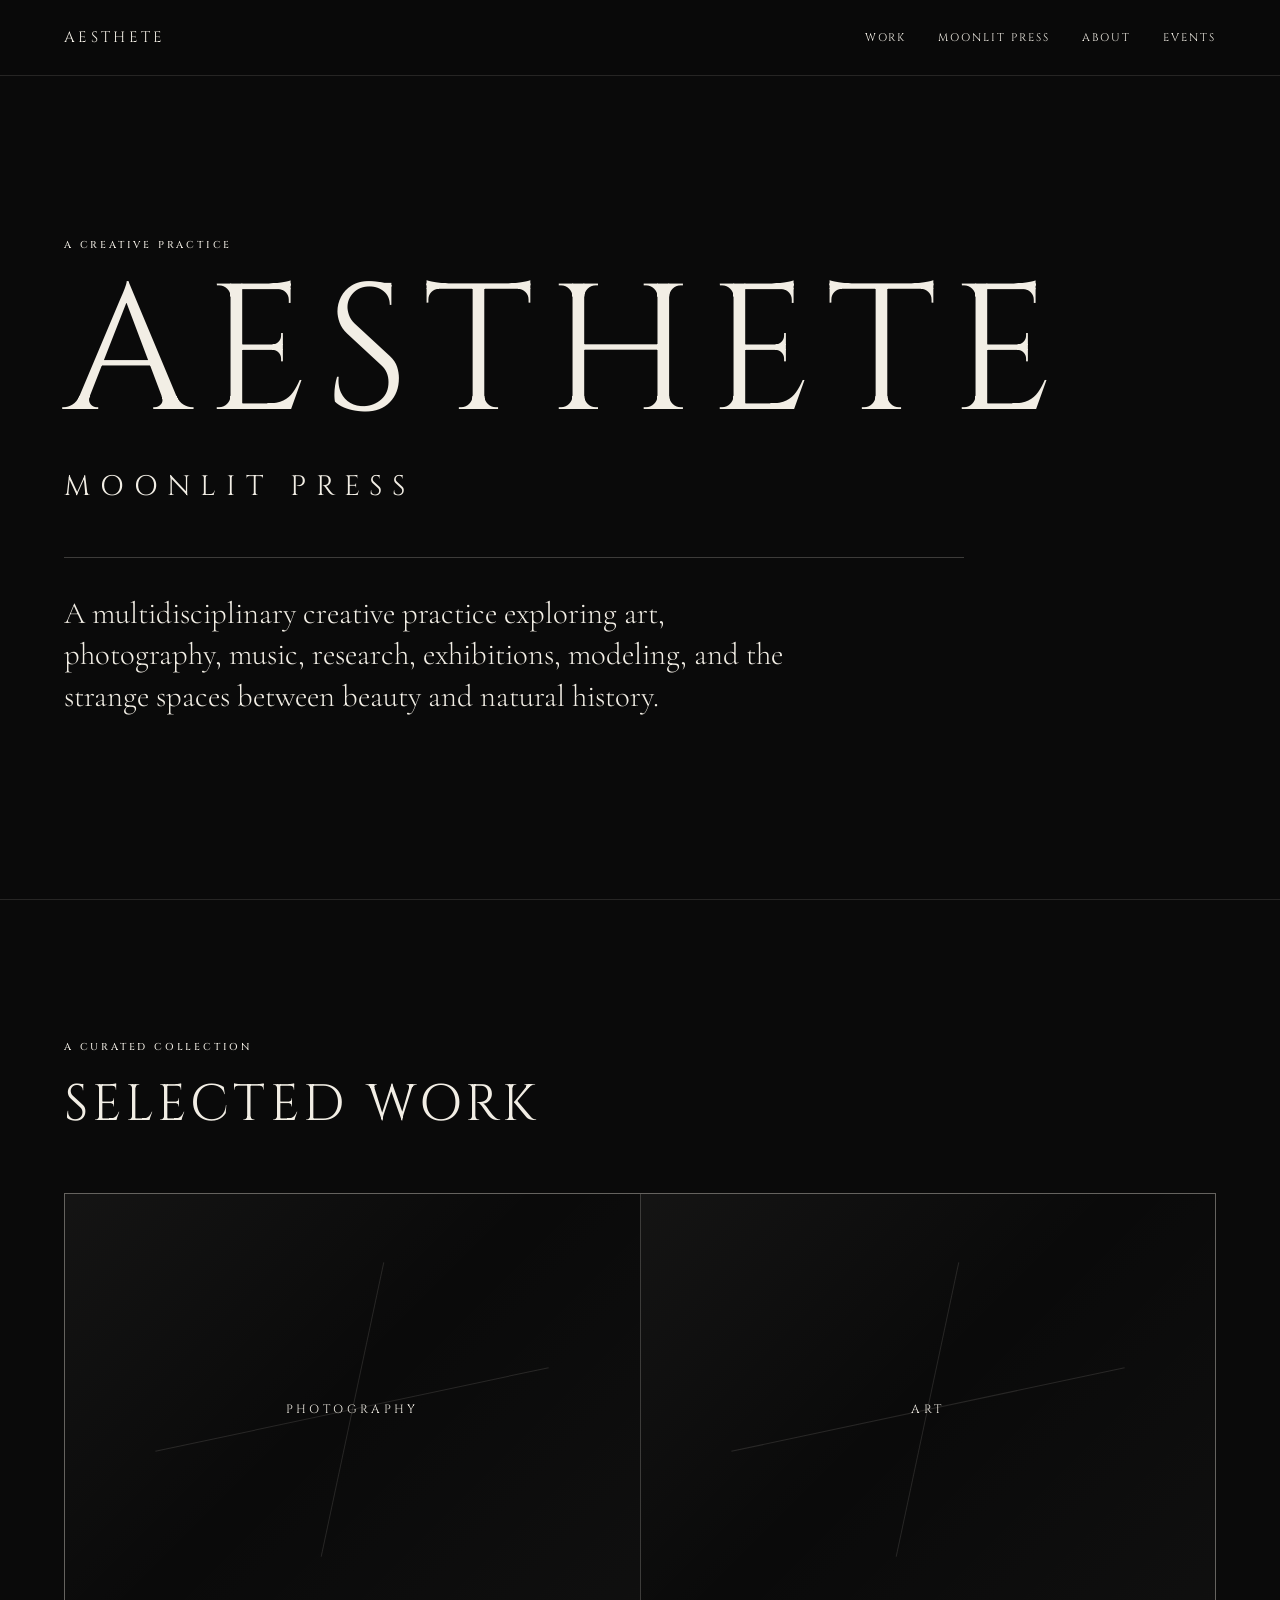
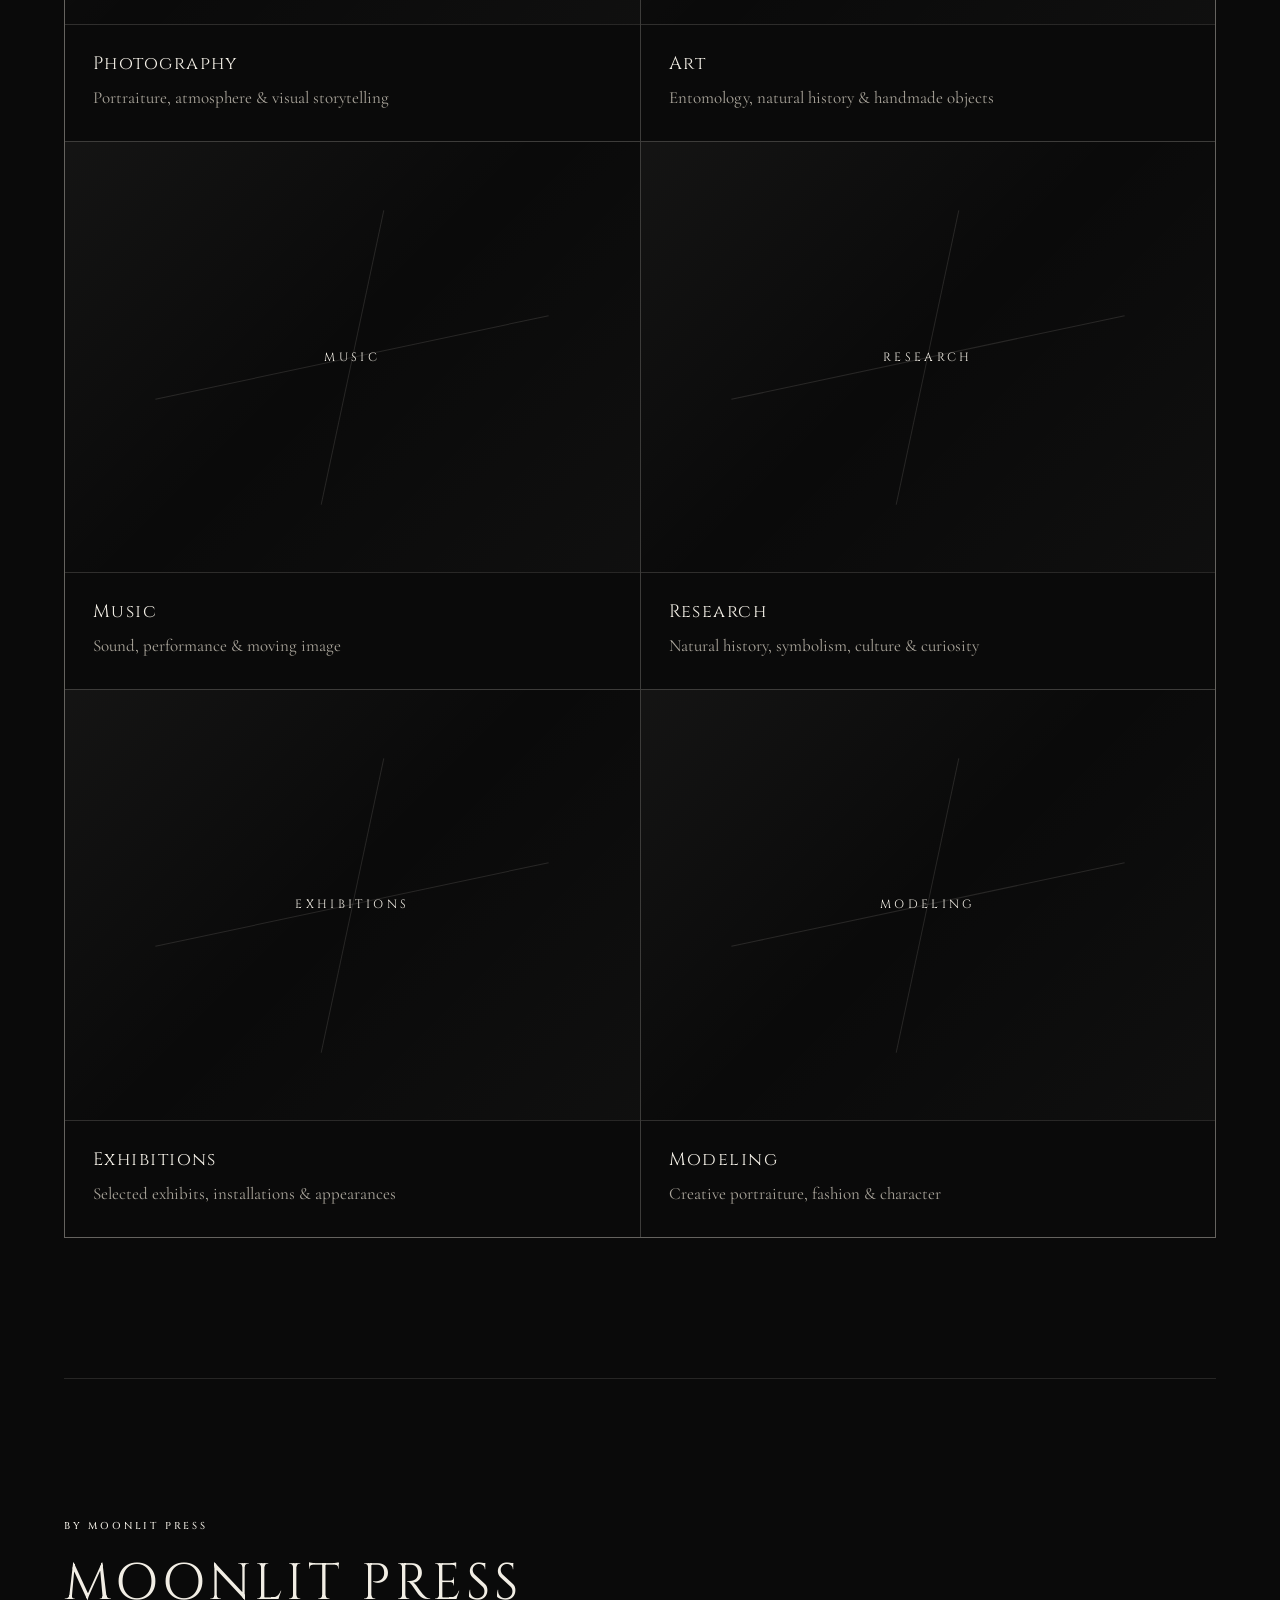
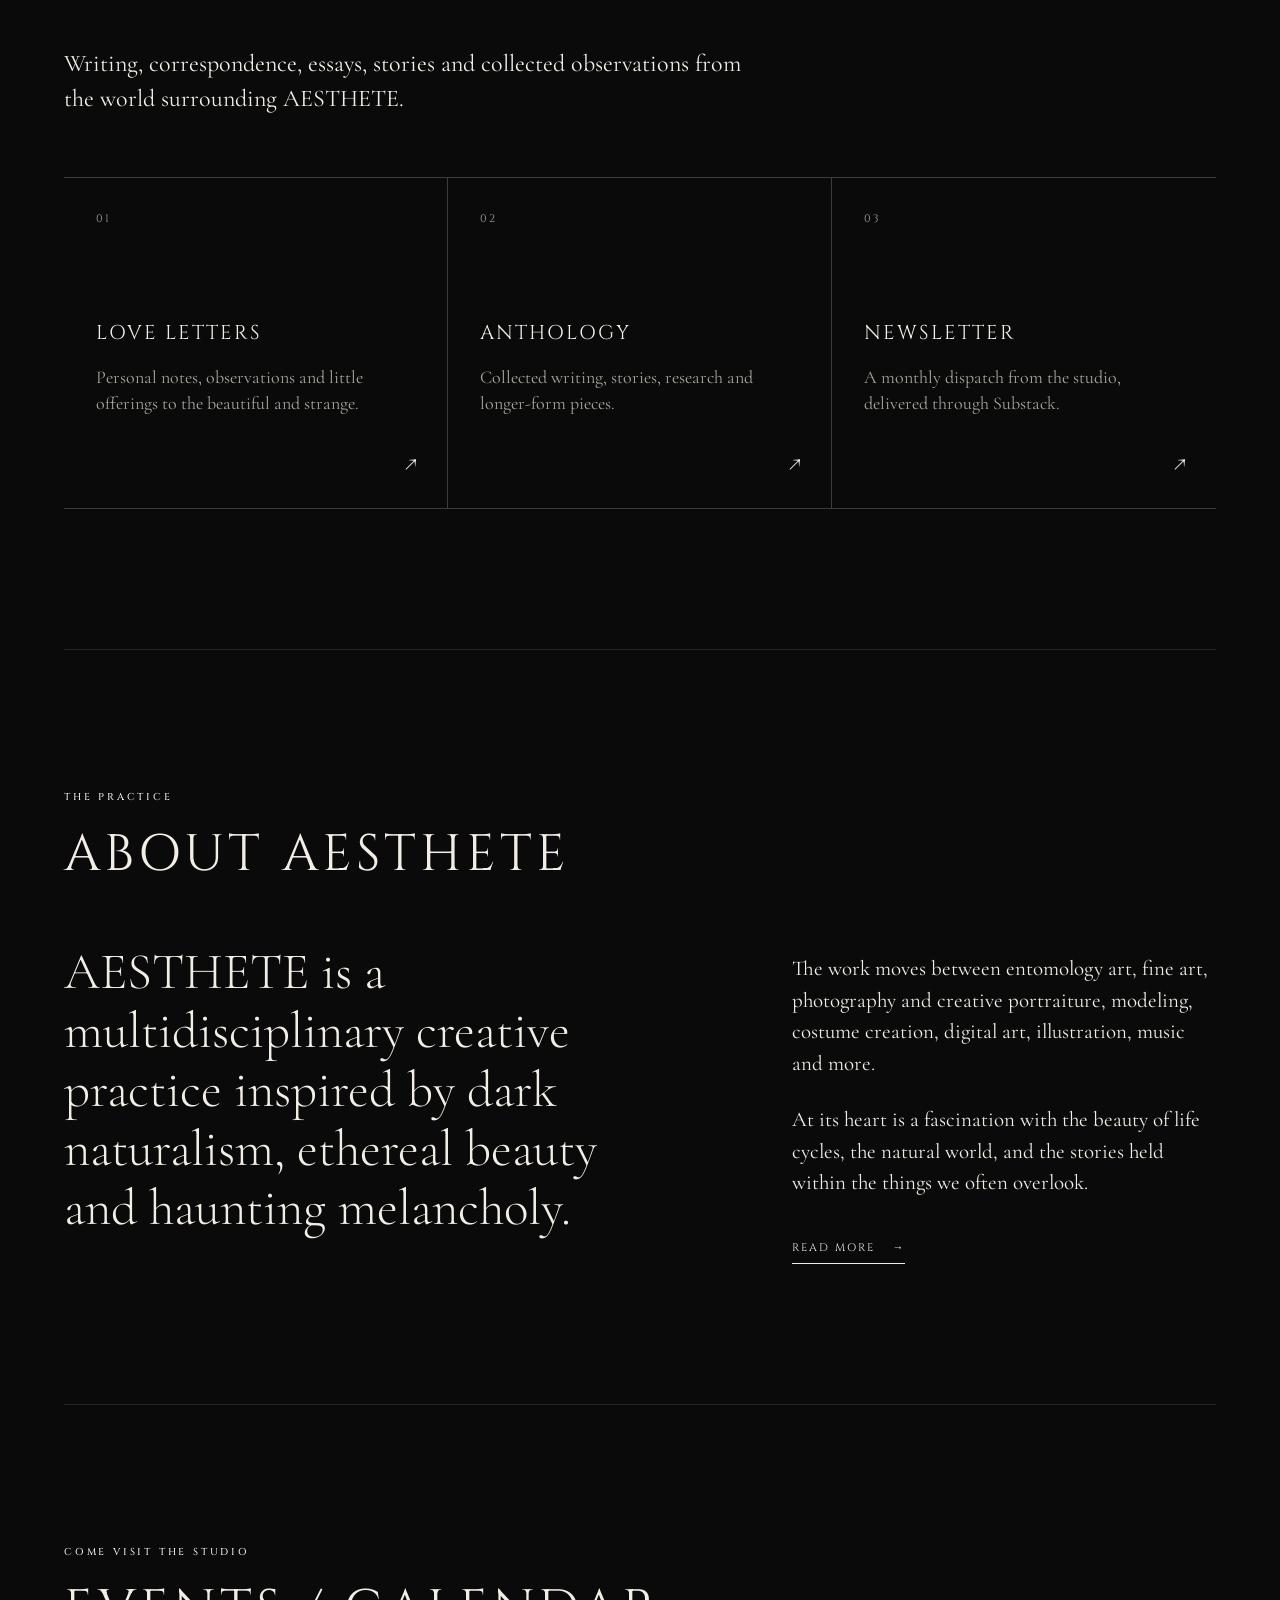
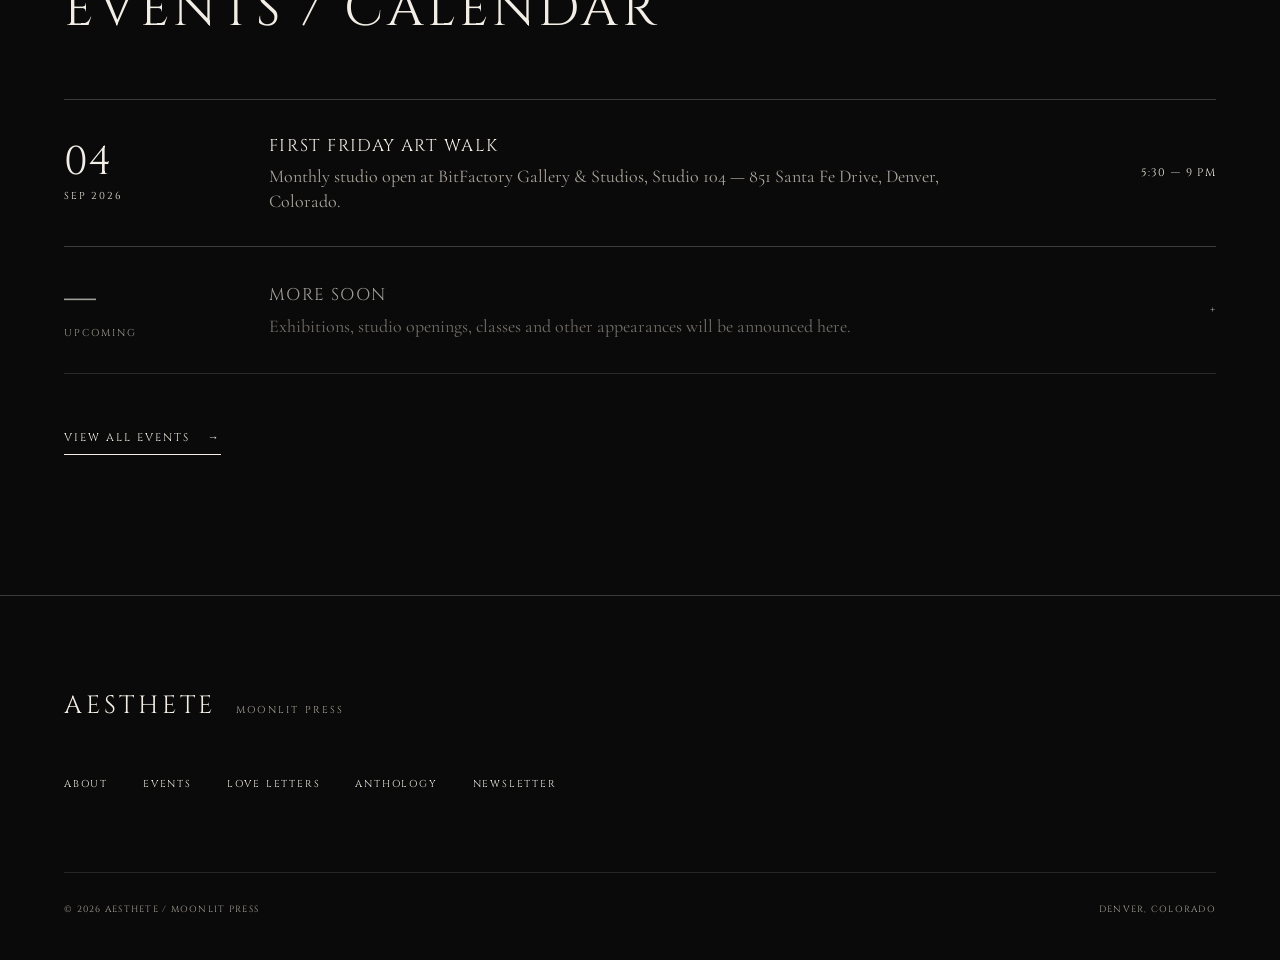
<file: index.html>
<!DOCTYPE html>
<html lang="en">
<head>
  <meta charset="UTF-8">
  <meta name="viewport" content="width=device-width, initial-scale=1.0">
  <meta name="description" content="AESTHETE / MOONLIT PRESS — a multidisciplinary creative practice exploring art, photography, music, research, exhibitions, modeling, and the spaces between beauty and natural history.">
  <title>AESTHETE — MOONLIT PRESS</title>

  <link rel="preconnect" href="https://fonts.googleapis.com">
  <link rel="preconnect" href="https://fonts.gstatic.com" crossorigin>
  <link href="https://fonts.googleapis.com/css2?family=Cinzel:wght@400;500;600&family=Cormorant+Garamond:wght@300;400;500;600&display=swap" rel="stylesheet">

  <link rel="stylesheet" href="moonlit.css">
</head>

<body>

  <header class="site-header">
    <a href="index.html" class="site-mark">AESTHETE</a>

    <button class="menu-toggle" aria-label="Open menu">
      <span></span>
      <span></span>
    </button>

    <nav class="site-nav">
      <a href="#work">WORK</a>
      <a href="#moonlit-press">MOONLIT PRESS</a>
      <a href="#about">ABOUT</a>
      <a href="#events">EVENTS</a>
    </nav>
  </header>


  <main>

    <!-- HERO -->

    <section class="hero">
      <div class="hero-inner">
        <p class="eyebrow">A CREATIVE PRACTICE</p>

        <h1>AESTHETE</h1>

        <p class="hero-subtitle">MOONLIT PRESS</p>

        <div class="hero-rule"></div>

        <p class="hero-intro">
          A multidisciplinary creative practice exploring art, photography,
          music, research, exhibitions, modeling, and the strange spaces
          between beauty and natural history.
        </p>
      </div>
    </section>


    <!-- SELECTED WORK -->

    <section class="section" id="work">

      <div class="section-heading">
        <p class="eyebrow">A CURATED COLLECTION</p>
        <h2>SELECTED WORK</h2>
      </div>

      <div class="work-grid">

        <a href="photography.html" class="work-card">
          <div class="work-placeholder">
            <span>PHOTOGRAPHY</span>
          </div>
          <div class="work-label">
            <h3>Photography</h3>
            <p>Portraiture, atmosphere &amp; visual storytelling</p>
          </div>
        </a>

        <a href="art.html" class="work-card">
          <div class="work-placeholder">
            <span>ART</span>
          </div>
          <div class="work-label">
            <h3>Art</h3>
            <p>Entomology, natural history &amp; handmade objects</p>
          </div>
        </a>

        <a href="music-video.html" class="work-card">
          <div class="work-placeholder">
            <span>MUSIC</span>
          </div>
          <div class="work-label">
            <h3>Music</h3>
            <p>Sound, performance &amp; moving image</p>
          </div>
        </a>

        <a href="research.html" class="work-card">
          <div class="work-placeholder">
            <span>RESEARCH</span>
          </div>
          <div class="work-label">
            <h3>Research</h3>
            <p>Natural history, symbolism, culture &amp; curiosity</p>
          </div>
        </a>

        <a href="exhibitions.html" class="work-card">
          <div class="work-placeholder">
            <span>EXHIBITIONS</span>
          </div>
          <div class="work-label">
            <h3>Exhibitions</h3>
            <p>Selected exhibits, installations &amp; appearances</p>
          </div>
        </a>

        <a href="modeling.html" class="work-card">
          <div class="work-placeholder">
            <span>MODELING</span>
          </div>
          <div class="work-label">
            <h3>Modeling</h3>
            <p>Creative portraiture, fashion &amp; character</p>
          </div>
        </a>

      </div>
    </section>


    <!-- MOONLIT PRESS -->

    <section class="section moonlit-section" id="moonlit-press">

      <div class="section-heading">
        <p class="eyebrow">BY MOONLIT PRESS</p>
        <h2>MOONLIT PRESS</h2>
      </div>

      <p class="section-intro">
        Writing, correspondence, essays, stories and collected observations
        from the world surrounding AESTHETE.
      </p>

      <div class="press-grid">

        <a href="love-letters.html" class="press-card">
          <span class="press-number">01</span>
          <h3>LOVE LETTERS</h3>
          <p>
            Personal notes, observations and little offerings to the beautiful
            and strange.
          </p>
          <span class="press-arrow">↗</span>
        </a>

        <a href="anthology.html" class="press-card">
          <span class="press-number">02</span>
          <h3>ANTHOLOGY</h3>
          <p>
            Collected writing, stories, research and longer-form pieces.
          </p>
          <span class="press-arrow">↗</span>
        </a>

        <a href="newsletter.html" class="press-card">
          <span class="press-number">03</span>
          <h3>NEWSLETTER</h3>
          <p>
            A monthly dispatch from the studio, delivered through Substack.
          </p>
          <span class="press-arrow">↗</span>
        </a>

      </div>
    </section>


    <!-- ABOUT -->

    <section class="section about-section" id="about">

      <div class="section-heading">
        <p class="eyebrow">THE PRACTICE</p>
        <h2>ABOUT AESTHETE</h2>
      </div>

      <div class="about-layout">

        <div class="about-statement">
          <p>
            AESTHETE is a multidisciplinary creative practice inspired by
            dark naturalism, ethereal beauty and haunting melancholy.
          </p>
        </div>

        <div class="about-copy">
          <p>
            The work moves between entomology art, fine art, photography and
            creative portraiture, modeling, costume creation, digital art,
            illustration, music and more.
          </p>

          <p>
            At its heart is a fascination with the beauty of life cycles,
            the natural world, and the stories held within the things we
            often overlook.
          </p>

          <a href="about.html" class="text-link">READ MORE <span>→</span></a>
        </div>

      </div>
    </section>


    <!-- EVENTS -->

    <section class="section events-section" id="events">

      <div class="section-heading">
        <p class="eyebrow">COME VISIT THE STUDIO</p>
        <h2>EVENTS / CALENDAR</h2>
      </div>

      <div class="event-list">

        <div class="event-row">
          <div class="event-date">
            <span class="event-day">04</span>
            <span class="event-month">SEP 2026</span>
          </div>

          <div class="event-info">
            <h3>FIRST FRIDAY ART WALK</h3>
            <p>
              Monthly studio open at BitFactory Gallery &amp; Studios,
              Studio 104 — 851 Santa Fe Drive, Denver, Colorado.
            </p>
          </div>

          <div class="event-time">
            5:30 — 9 PM
          </div>
        </div>

        <div class="event-row event-placeholder">
          <div class="event-date">
            <span class="event-day">—</span>
            <span class="event-month">UPCOMING</span>
          </div>

          <div class="event-info">
            <h3>MORE SOON</h3>
            <p>
              Exhibitions, studio openings, classes and other appearances
              will be announced here.
            </p>
          </div>

          <div class="event-time">
            +
          </div>
        </div>

      </div>

      <div class="section-action">
        <a href="events.html" class="text-link">
          VIEW ALL EVENTS <span>→</span>
        </a>
      </div>

    </section>

  </main>


  <!-- FOOTER -->

  <footer class="site-footer">

    <div class="footer-title">
      <span>AESTHETE</span>
      <small>MOONLIT PRESS</small>
    </div>

    <div class="footer-nav">
      <a href="about.html">ABOUT</a>
      <a href="events.html">EVENTS</a>
      <a href="love-letters.html">LOVE LETTERS</a>
      <a href="anthology.html">ANTHOLOGY</a>
      <a href="newsletter.html">NEWSLETTER</a>
    </div>

    <div class="footer-bottom">
      <p>© 2026 AESTHETE / MOONLIT PRESS</p>
      <p>DENVER, COLORADO</p>
    </div>

  </footer>


  <script src="moonlit.js"></script>

</body>
</html>
</file>
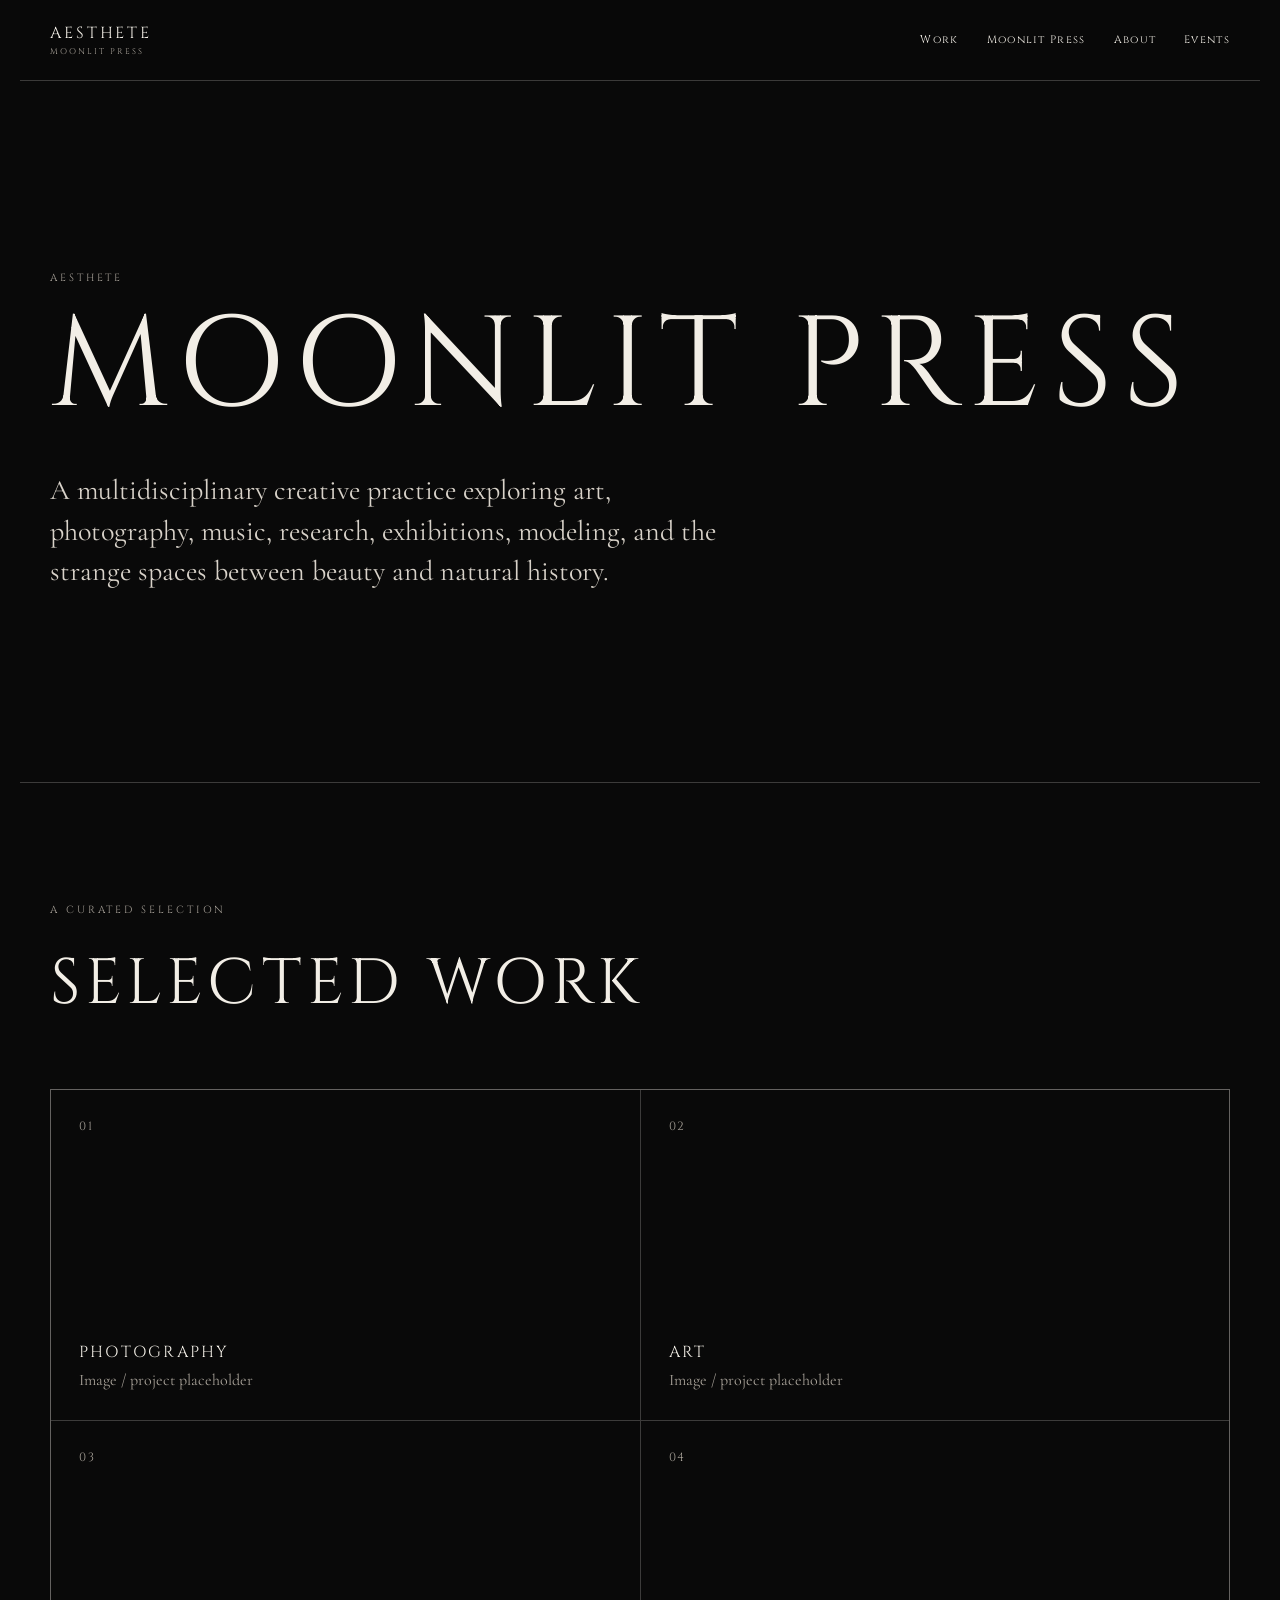
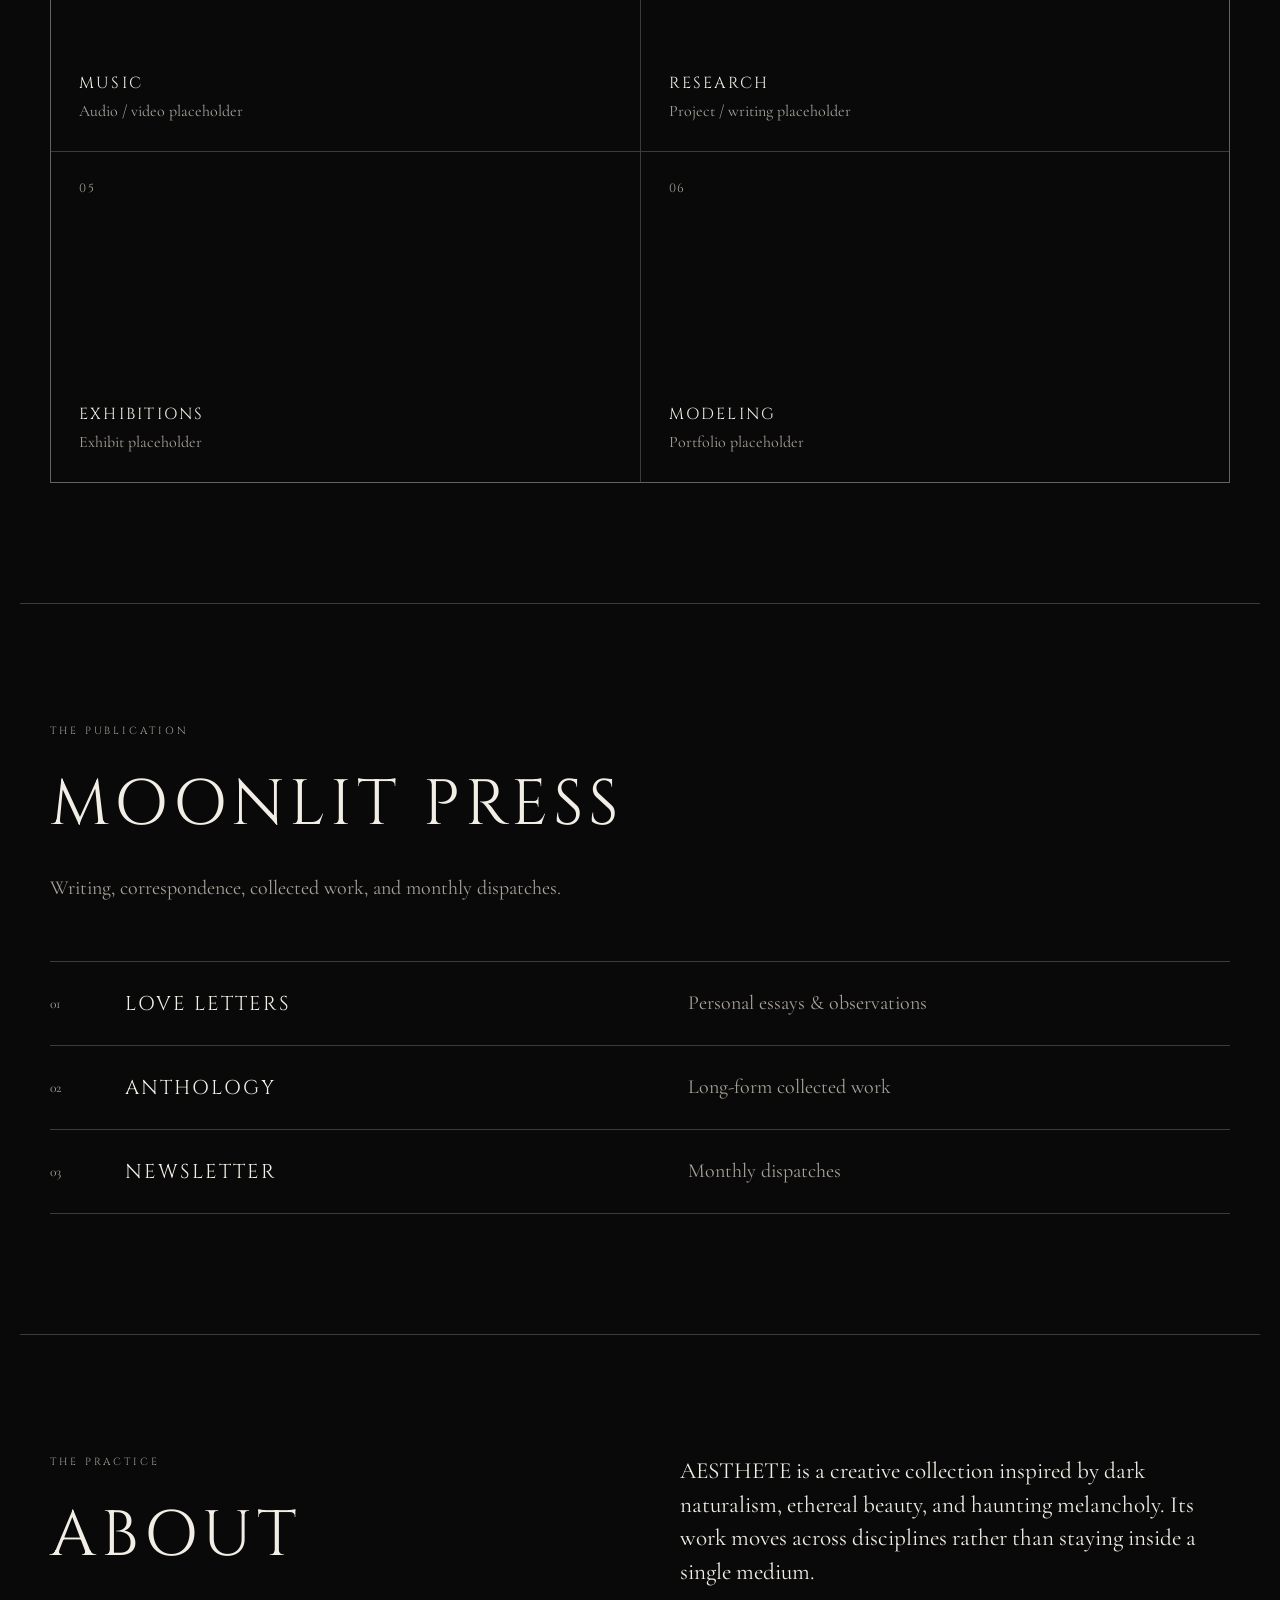
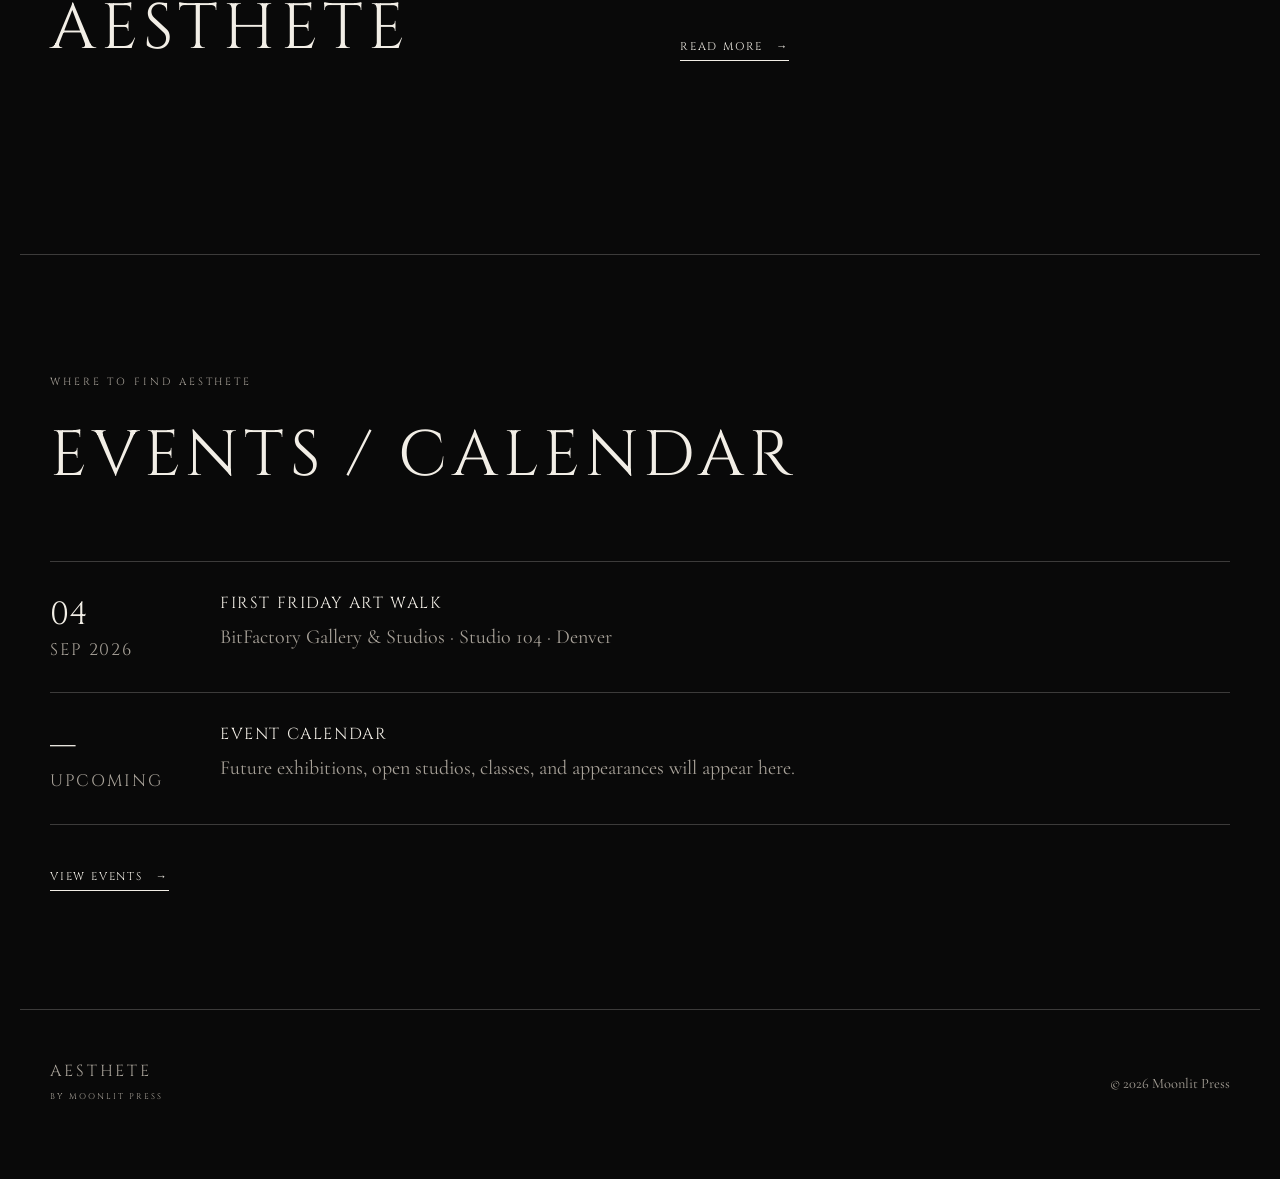
<file: moonlit-homepage-v2/index.html>
<!doctype html>
<html lang="en">
<head>
  <meta charset="utf-8">
  <meta name="viewport" content="width=device-width, initial-scale=1">
  <title>AESTHETE — Moonlit Press</title>
  <meta name="description" content="AESTHETE / Moonlit Press — a multidisciplinary creative practice exploring art, photography, music, research, exhibitions, and modeling.">
  <link rel="preconnect" href="https://fonts.googleapis.com">
  <link rel="preconnect" href="https://fonts.gstatic.com" crossorigin>
  <link href="https://fonts.googleapis.com/css2?family=Cinzel:wght@400;500;600&family=Cormorant+Garamond:wght@300;400;500;600&display=swap" rel="stylesheet">
  <link rel="stylesheet" href="moonlit.css">
</head>
<body>
  <header class="site-header">
    <a class="wordmark" href="index.html" aria-label="AESTHETE home">
      <span>AESTHETE</span>
      <small>MOONLIT PRESS</small>
    </a>
    <button class="menu-toggle" aria-expanded="false" aria-controls="site-nav">Menu</button>
    <nav id="site-nav" class="site-nav">
      <a href="#work">Work</a>
      <a href="#moonlit-press">Moonlit Press</a>
      <a href="#about">About</a>
      <a href="#events">Events</a>
    </nav>
  </header>

  <main>
    <section class="hero" aria-labelledby="hero-title">
      <p class="eyebrow">AESTHETE</p>
      <h1 id="hero-title">MOONLIT PRESS</h1>
      <p class="intro">
        A multidisciplinary creative practice exploring art, photography, music, research,
        exhibitions, modeling, and the strange spaces between beauty and natural history.
      </p>
    </section>

    <section id="work" class="section work-section" aria-labelledby="work-title">
      <div class="section-heading">
        <p class="eyebrow">A CURATED SELECTION</p>
        <h2 id="work-title">SELECTED WORK</h2>
      </div>

      <div class="work-grid">
        <a class="work-card" href="photography.html">
          <span class="placeholder-number">01</span>
          <div><span class="card-label">PHOTOGRAPHY</span><span class="card-note">Image / project placeholder</span></div>
        </a>
        <a class="work-card" href="art.html">
          <span class="placeholder-number">02</span>
          <div><span class="card-label">ART</span><span class="card-note">Image / project placeholder</span></div>
        </a>
        <a class="work-card" href="music-video.html">
          <span class="placeholder-number">03</span>
          <div><span class="card-label">MUSIC</span><span class="card-note">Audio / video placeholder</span></div>
        </a>
        <a class="work-card" href="research.html">
          <span class="placeholder-number">04</span>
          <div><span class="card-label">RESEARCH</span><span class="card-note">Project / writing placeholder</span></div>
        </a>
        <a class="work-card" href="exhibitions.html">
          <span class="placeholder-number">05</span>
          <div><span class="card-label">EXHIBITIONS</span><span class="card-note">Exhibit placeholder</span></div>
        </a>
        <a class="work-card" href="modeling.html">
          <span class="placeholder-number">06</span>
          <div><span class="card-label">MODELING</span><span class="card-note">Portfolio placeholder</span></div>
        </a>
      </div>
    </section>

    <section id="moonlit-press" class="section publication-section" aria-labelledby="publication-title">
      <div class="section-heading">
        <p class="eyebrow">THE PUBLICATION</p>
        <h2 id="publication-title">MOONLIT PRESS</h2>
        <p class="section-lede">Writing, correspondence, collected work, and monthly dispatches.</p>
      </div>

      <div class="publication-list">
        <a href="love-letters.html" class="publication-item">
          <span>01</span><strong>LOVE LETTERS</strong><em>Personal essays &amp; observations</em>
        </a>
        <a href="anthology.html" class="publication-item">
          <span>02</span><strong>ANTHOLOGY</strong><em>Long-form collected work</em>
        </a>
        <a href="newsletter.html" class="publication-item">
          <span>03</span><strong>NEWSLETTER</strong><em>Monthly dispatches</em>
        </a>
      </div>
    </section>

    <section id="about" class="section about-section" aria-labelledby="about-title">
      <div class="section-heading">
        <p class="eyebrow">THE PRACTICE</p>
        <h2 id="about-title">ABOUT AESTHETE</h2>
      </div>
      <div class="about-copy">
        <p>
          AESTHETE is a creative collection inspired by dark naturalism, ethereal beauty,
          and haunting melancholy. Its work moves across disciplines rather than staying
          inside a single medium.
        </p>
        <a class="text-link" href="about.html">READ MORE <span>→</span></a>
      </div>
    </section>

    <section id="events" class="section events-section" aria-labelledby="events-title">
      <div class="section-heading">
        <p class="eyebrow">WHERE TO FIND AESTHETE</p>
        <h2 id="events-title">EVENTS / CALENDAR</h2>
      </div>

      <div class="event-list">
        <article class="event-row">
          <time datetime="2026-09-04"><span>04</span><small>SEP 2026</small></time>
          <div><h3>FIRST FRIDAY ART WALK</h3><p>BitFactory Gallery &amp; Studios · Studio 104 · Denver</p></div>
        </article>
        <article class="event-row">
          <time><span>—</span><small>UPCOMING</small></time>
          <div><h3>EVENT CALENDAR</h3><p>Future exhibitions, open studios, classes, and appearances will appear here.</p></div>
        </article>
      </div>
      <a class="text-link" href="events.html">VIEW EVENTS <span>→</span></a>
    </section>
  </main>

  <footer class="site-footer">
    <div><span>AESTHETE</span><small>BY MOONLIT PRESS</small></div>
    <p>© 2026 Moonlit Press</p>
  </footer>
  <script src="moonlit.js"></script>
</body>
</html>
</file>
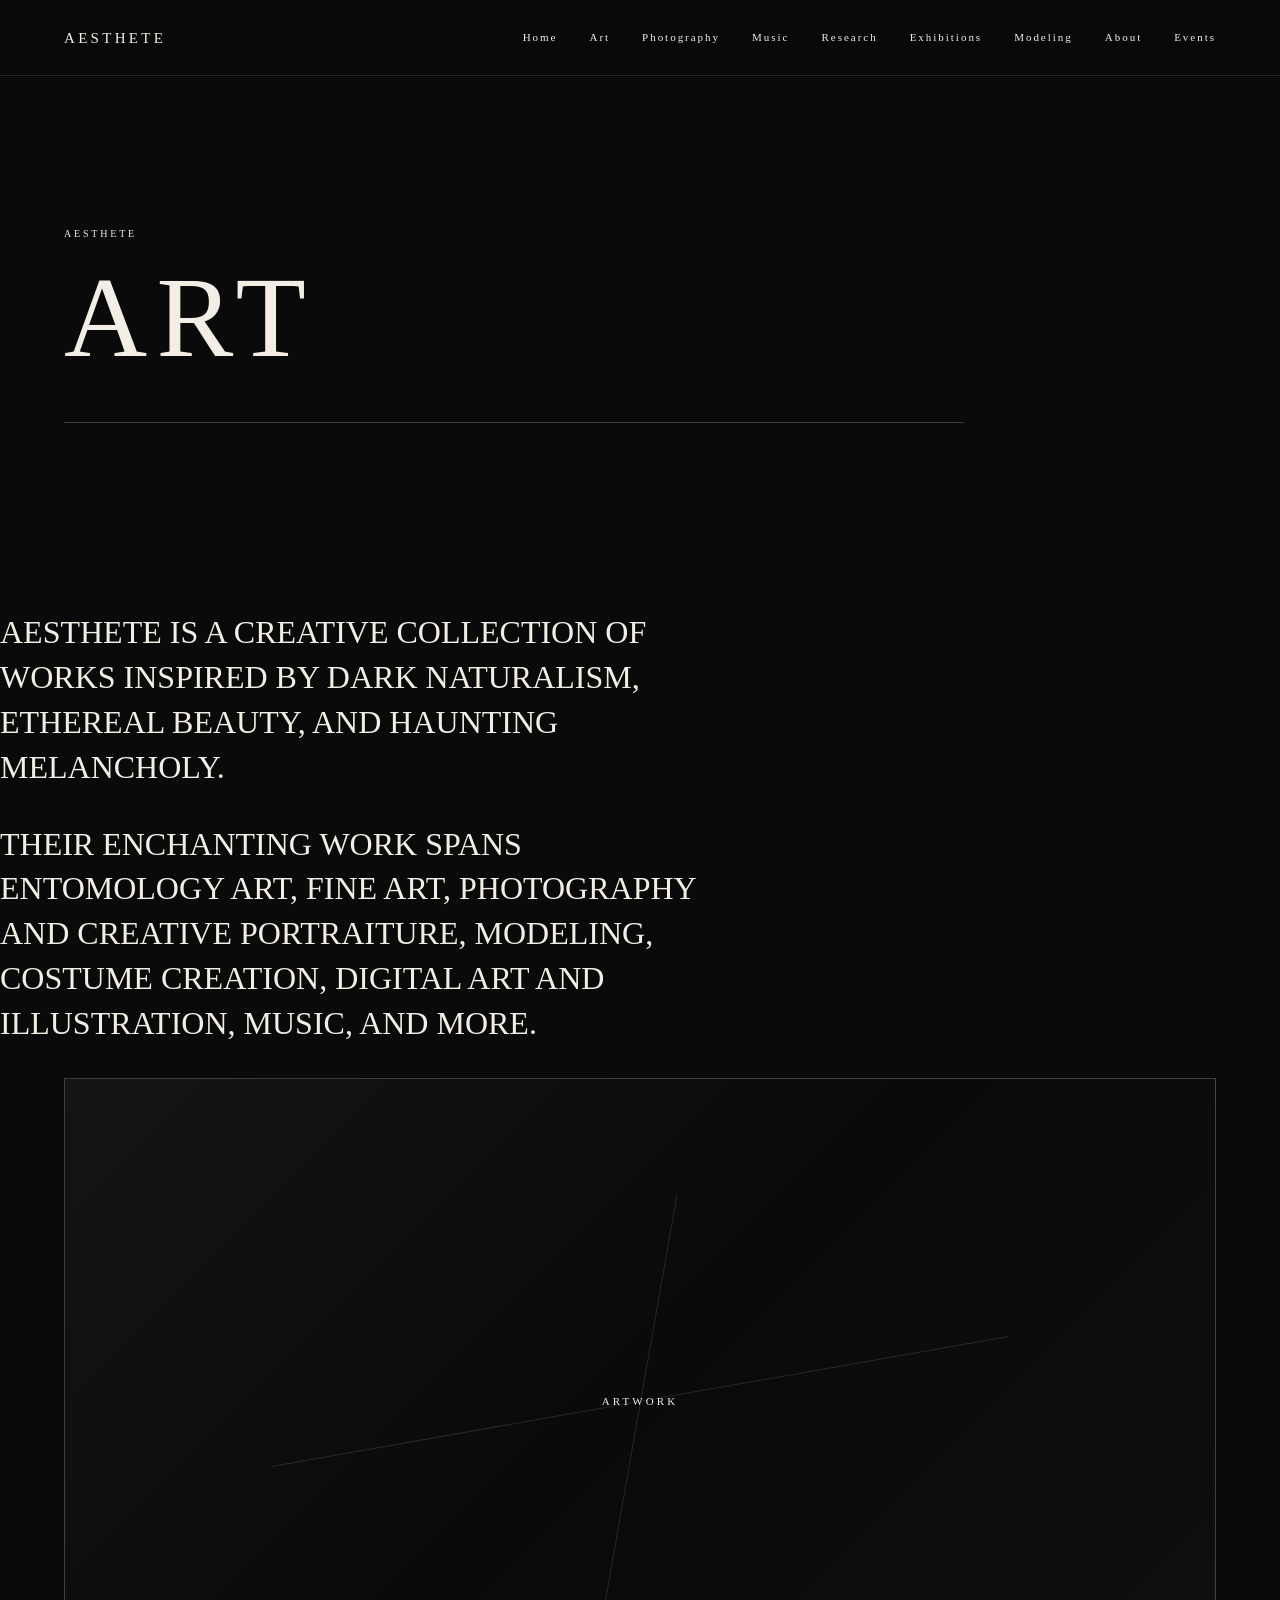
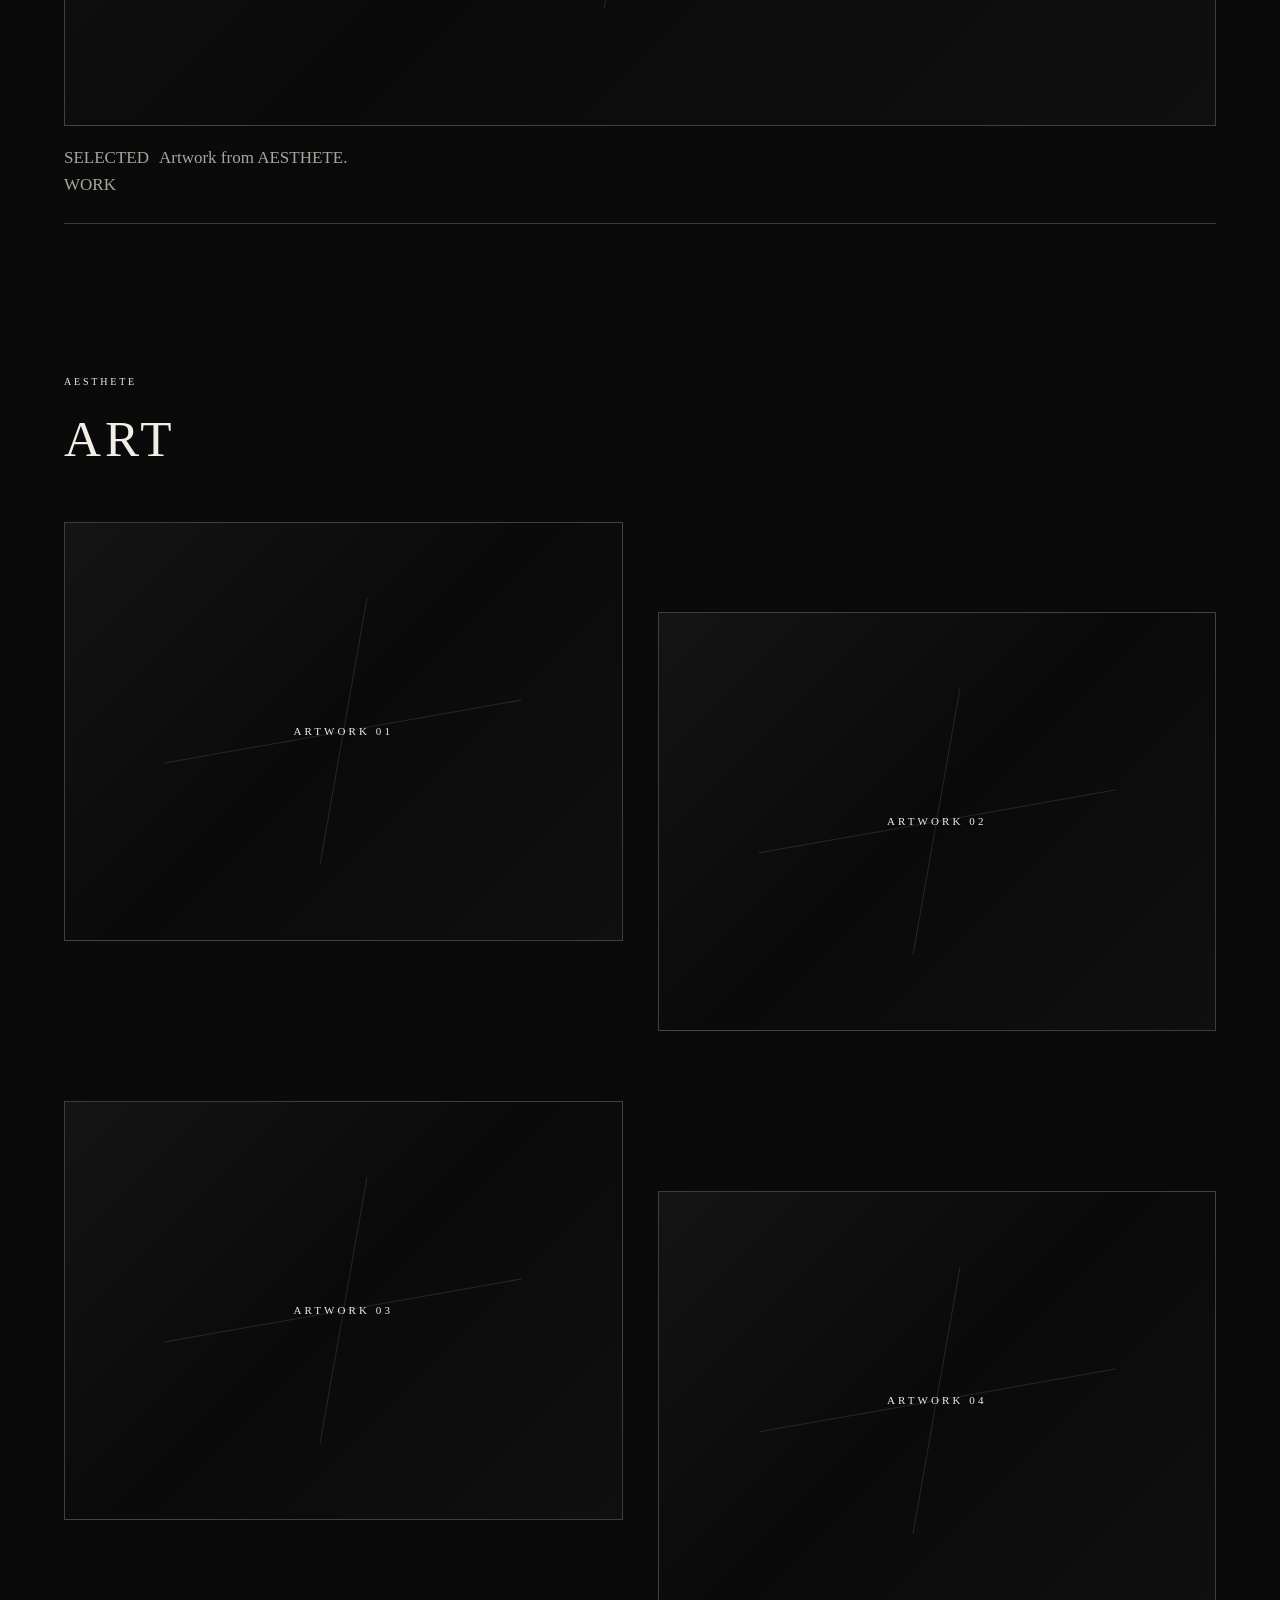
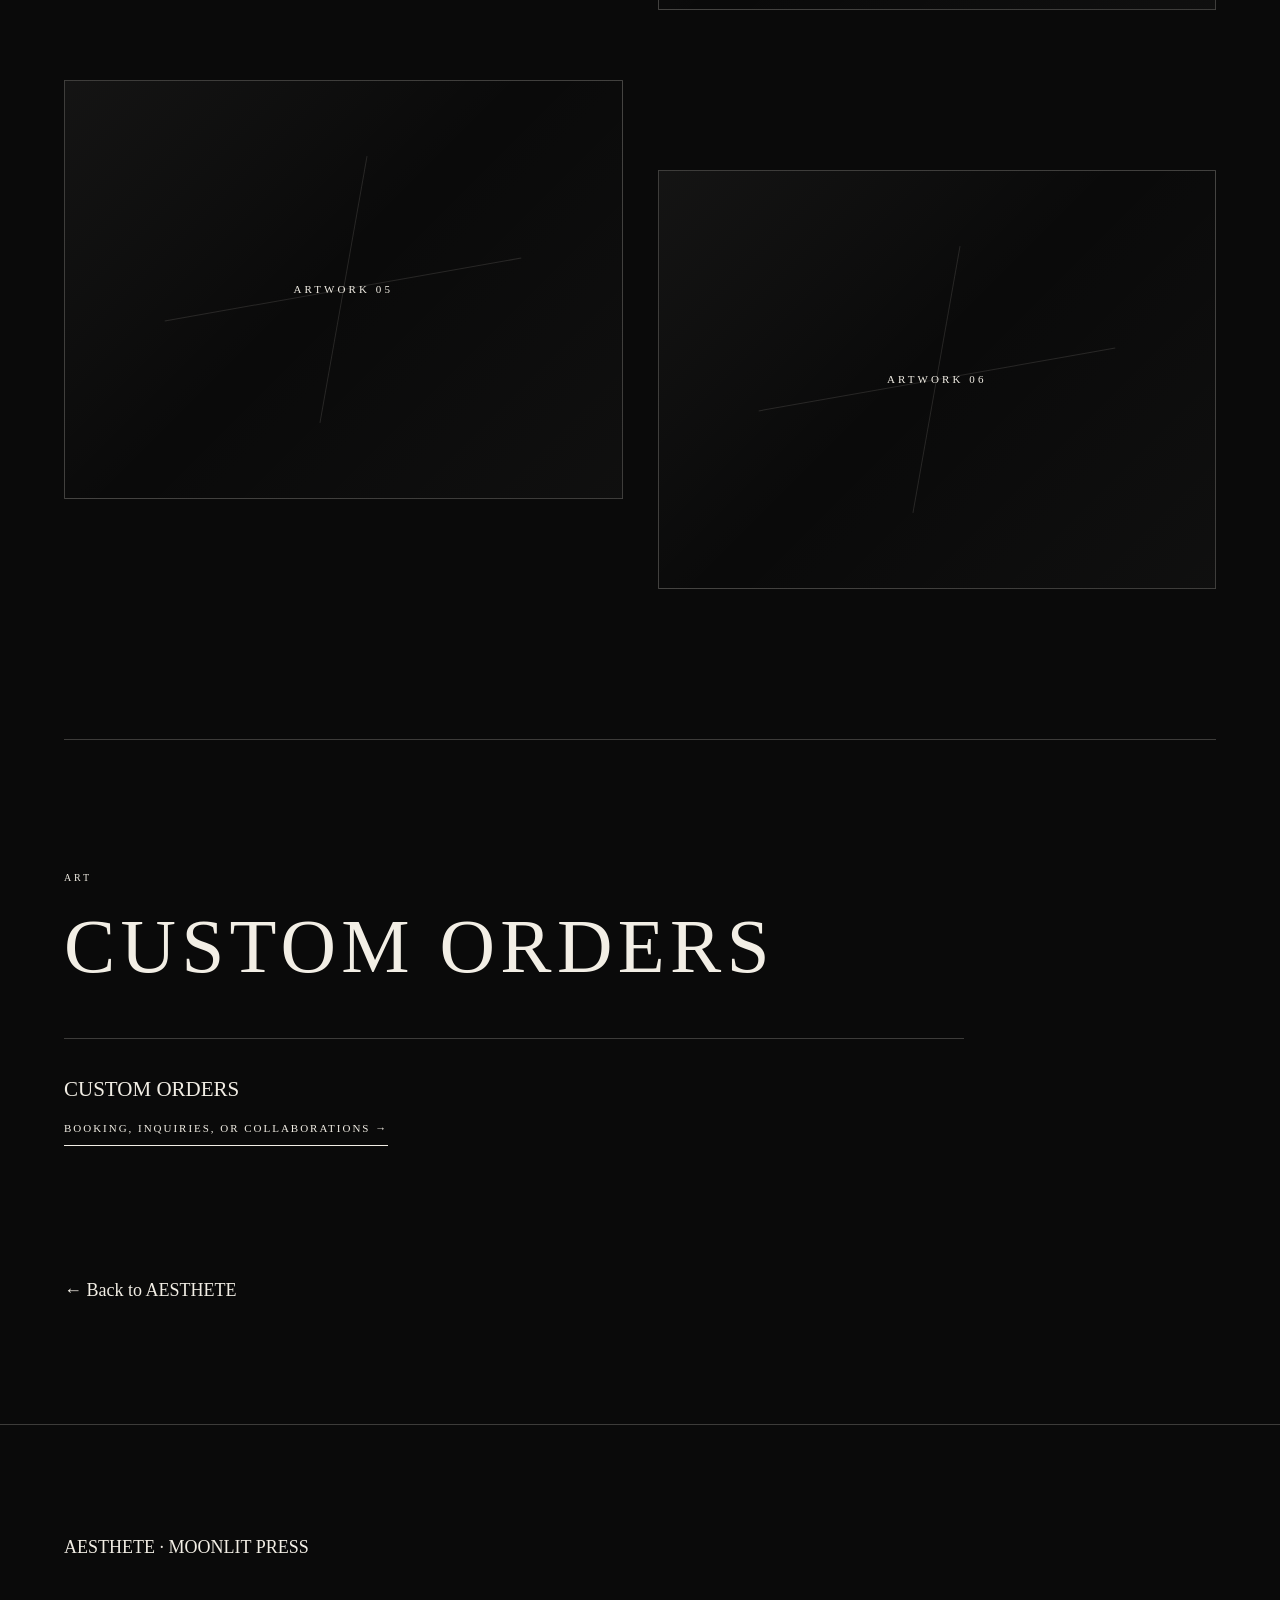
<file: art.html>
<!DOCTYPE html>
<html lang="en">
<head>
  <meta charset="UTF-8">
  <meta name="viewport" content="width=device-width, initial-scale=1.0">
  <title>Art | AESTHETE</title>
  <link rel="stylesheet" href="moonlit.css">
</head>

<body>

<header class="site-header">
  <a href="index.html" class="site-mark">AESTHETE</a>

  <nav class="site-nav">
    <a href="index.html">Home</a>
    <a href="art.html">Art</a>
    <a href="photography.html">Photography</a>
    <a href="music-video.html">Music</a>
    <a href="research.html">Research</a>
    <a href="exhibitions.html">Exhibitions</a>
    <a href="modeling.html">Modeling</a>
    <a href="about.html">About</a>
    <a href="events.html">Events</a>
  </nav>
</header>


<main class="portfolio-page">

  <section class="portfolio-hero">
    <p class="eyebrow">AESTHETE</p>
    <h1>ART</h1>
    <div class="portfolio-rule"></div>
  </section>


  <section class="portfolio-intro">
    <p>
      AESTHETE IS A CREATIVE COLLECTION OF WORKS INSPIRED BY DARK NATURALISM,
      ETHEREAL BEAUTY, AND HAUNTING MELANCHOLY.
    </p>

    <p>
      THEIR ENCHANTING WORK SPANS ENTOMOLOGY ART, FINE ART, PHOTOGRAPHY AND
      CREATIVE PORTRAITURE, MODELING, COSTUME CREATION, DIGITAL ART AND
      ILLUSTRATION, MUSIC, AND MORE.
    </p>
  </section>


  <section class="photo-feature">

    <div class="image-placeholder image-placeholder-large">
      <span>ARTWORK</span>
    </div>

    <div class="image-caption">
      <p class="caption-label">SELECTED WORK</p>
      <p>
        Artwork from AESTHETE.
      </p>
    </div>

  </section>


  <section class="photo-grid-section">

    <div class="portfolio-section-heading">
      <p class="eyebrow">AESTHETE</p>
      <h2>ART</h2>
    </div>

    <div class="photo-grid">

      <article class="photo-item">
        <div class="image-placeholder">
          <span>ARTWORK 01</span>
        </div>
      </article>

      <article class="photo-item">
        <div class="image-placeholder">
          <span>ARTWORK 02</span>
        </div>
      </article>

      <article class="photo-item">
        <div class="image-placeholder">
          <span>ARTWORK 03</span>
        </div>
      </article>

      <article class="photo-item">
        <div class="image-placeholder">
          <span>ARTWORK 04</span>
        </div>
      </article>

      <article class="photo-item">
        <div class="image-placeholder">
          <span>ARTWORK 05</span>
        </div>
      </article>

      <article class="photo-item">
        <div class="image-placeholder">
          <span>ARTWORK 06</span>
        </div>
      </article>

    </div>

  </section>


  <section class="portfolio-contact">

    <p class="eyebrow">ART</p>
    <h2>CUSTOM ORDERS</h2>

    <div class="portfolio-rule"></div>

    <p>
      CUSTOM ORDERS
    </p>

    <a href="about.html" class="text-link">BOOKING, INQUIRIES, OR COLLABORATIONS →</a>

  </section>


  <div class="portfolio-back">
    <a href="index.html">← Back to AESTHETE</a>
  </div>

</main>


<footer class="site-footer">
  <p>AESTHETE · MOONLIT PRESS</p>
</footer>

</body>
</html>
</file>
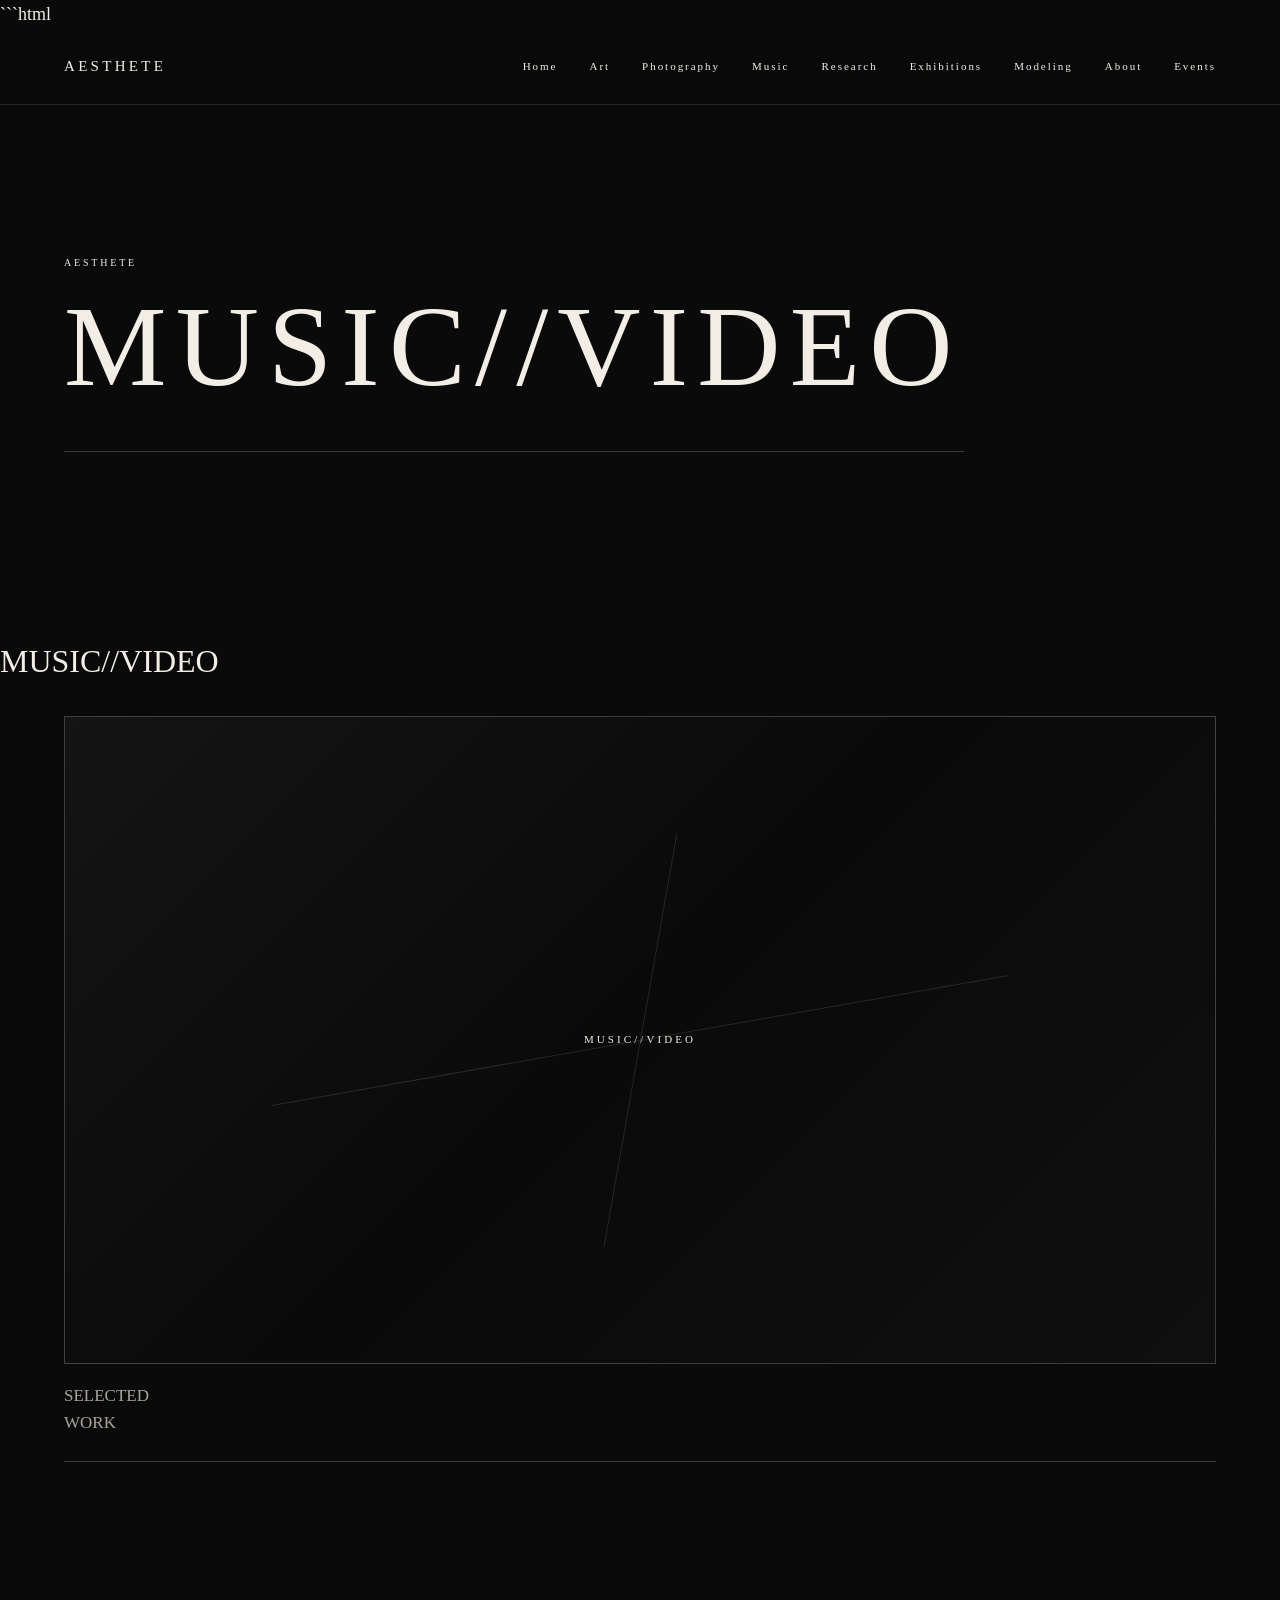
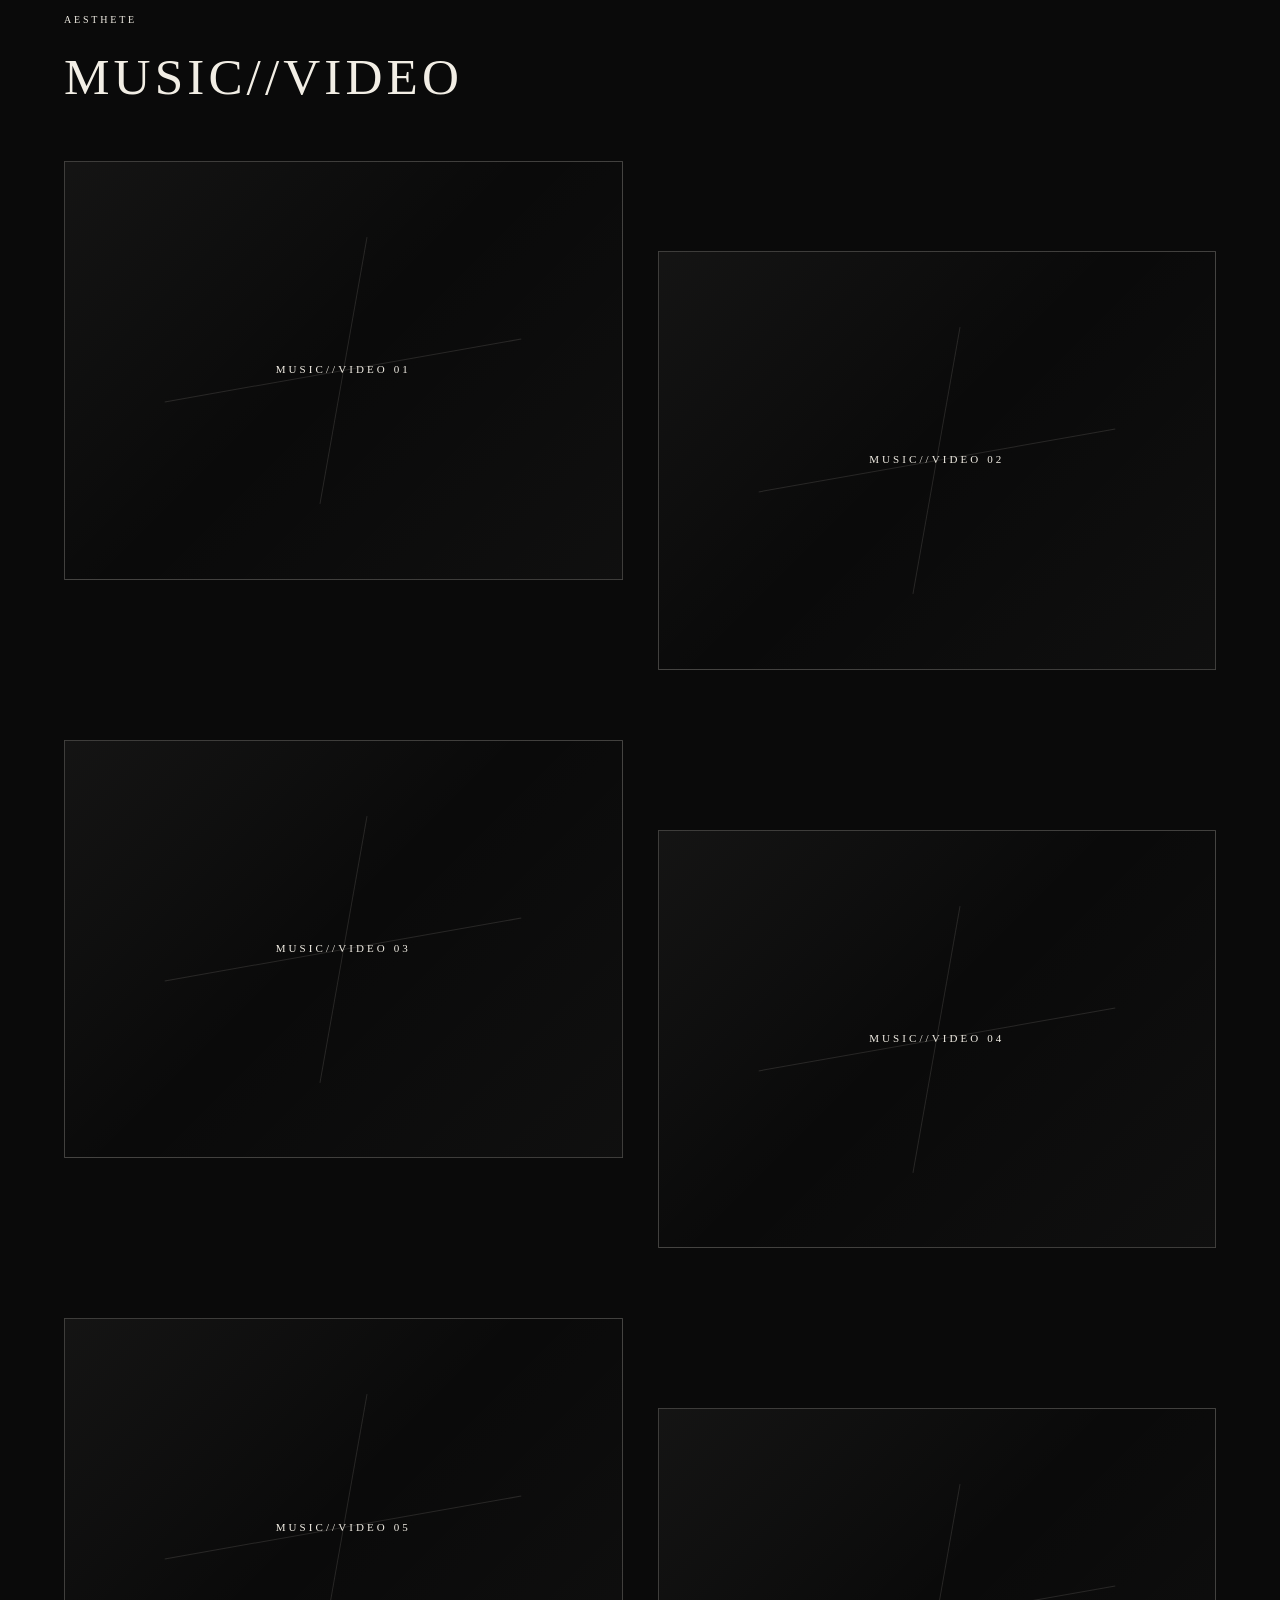
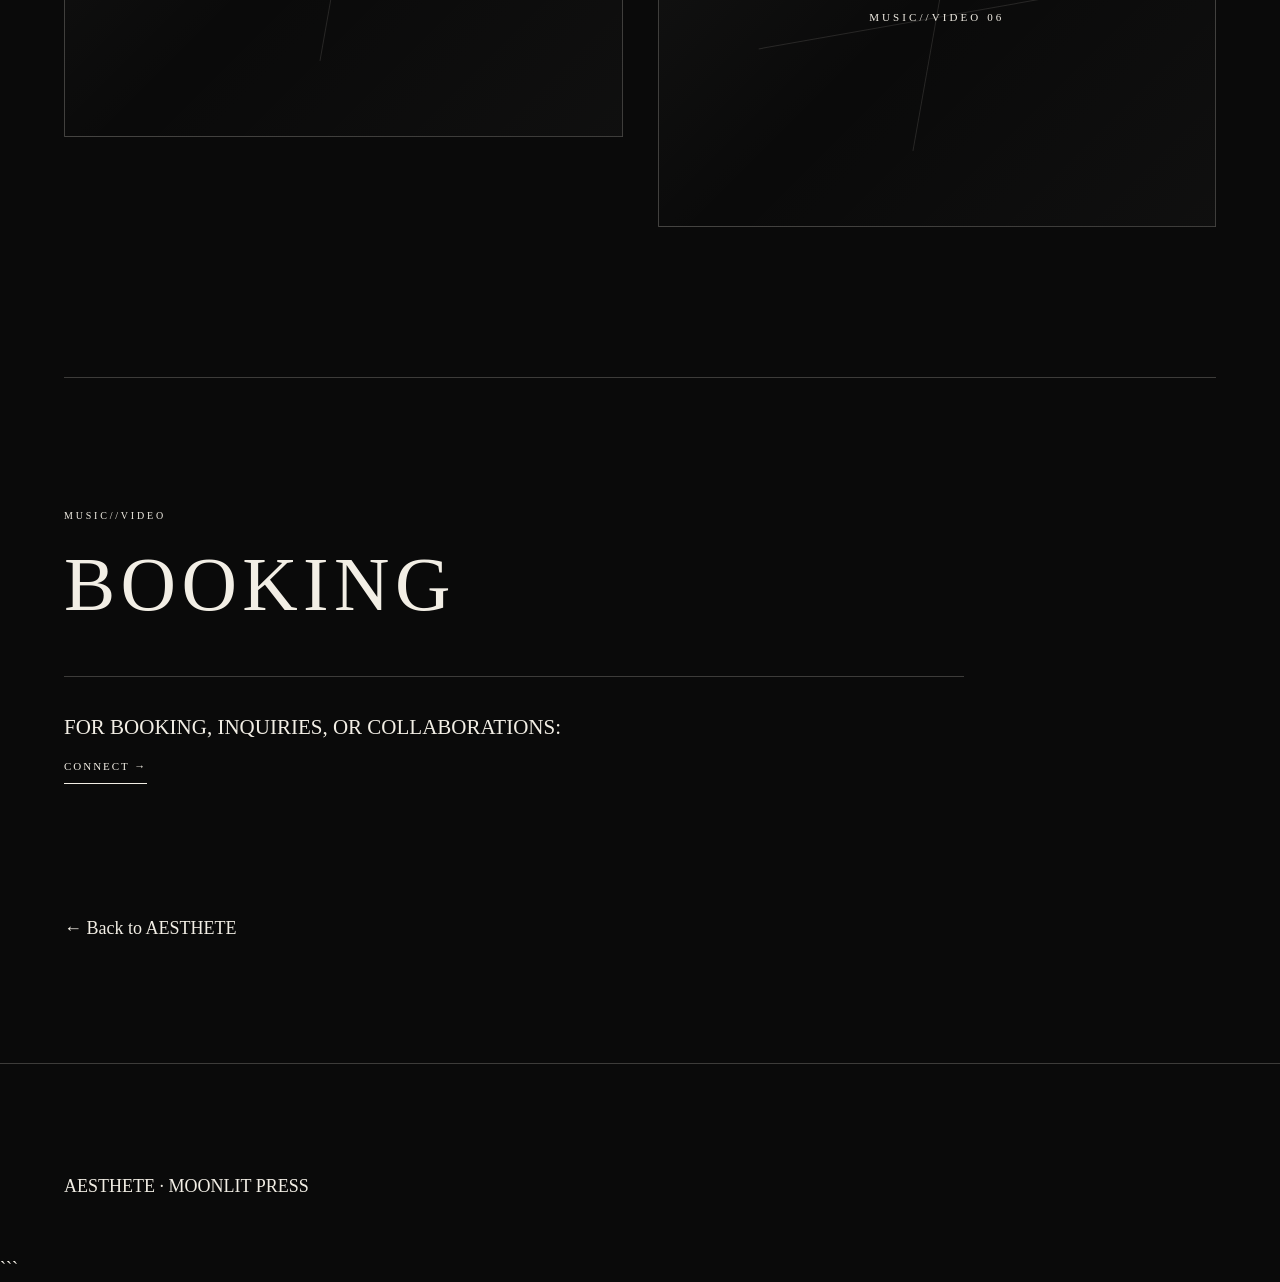
<file: music-video.html>
```html
<!DOCTYPE html>
<html lang="en">
<head>
  <meta charset="UTF-8">
  <meta name="viewport" content="width=device-width, initial-scale=1.0">
  <title>Music//Video | AESTHETE</title>
  <link rel="stylesheet" href="moonlit.css">
</head>

<body>

<header class="site-header">
  <a href="index.html" class="site-mark">AESTHETE</a>

  <nav class="site-nav">
    <a href="index.html">Home</a>
    <a href="art.html">Art</a>
    <a href="photography.html">Photography</a>
    <a href="music-video.html">Music</a>
    <a href="research.html">Research</a>
    <a href="exhibitions.html">Exhibitions</a>
    <a href="modeling.html">Modeling</a>
    <a href="about.html">About</a>
    <a href="events.html">Events</a>
  </nav>
</header>

<main class="portfolio-page">

  <section class="portfolio-hero">
    <p class="eyebrow">AESTHETE</p>
    <h1>MUSIC//VIDEO</h1>
    <div class="portfolio-rule"></div>
  </section>

  <section class="portfolio-intro">
    <p>
      MUSIC//VIDEO
    </p>
  </section>

  <section class="photo-feature">

    <div class="image-placeholder image-placeholder-large">
      <span>MUSIC//VIDEO</span>
    </div>

    <div class="image-caption">
      <p class="caption-label">SELECTED WORK</p>
    </div>

  </section>

  <section class="photo-grid-section">

    <div class="portfolio-section-heading">
      <p class="eyebrow">AESTHETE</p>
      <h2>MUSIC//VIDEO</h2>
    </div>

    <div class="photo-grid">

      <article class="photo-item">
        <div class="image-placeholder">
          <span>MUSIC//VIDEO 01</span>
        </div>
      </article>

      <article class="photo-item">
        <div class="image-placeholder">
          <span>MUSIC//VIDEO 02</span>
        </div>
      </article>

      <article class="photo-item">
        <div class="image-placeholder">
          <span>MUSIC//VIDEO 03</span>
        </div>
      </article>

      <article class="photo-item">
        <div class="image-placeholder">
          <span>MUSIC//VIDEO 04</span>
        </div>
      </article>

      <article class="photo-item">
        <div class="image-placeholder">
          <span>MUSIC//VIDEO 05</span>
        </div>
      </article>

      <article class="photo-item">
        <div class="image-placeholder">
          <span>MUSIC//VIDEO 06</span>
        </div>
      </article>

    </div>

  </section>

  <section class="portfolio-contact">

    <p class="eyebrow">MUSIC//VIDEO</p>
    <h2>BOOKING</h2>

    <div class="portfolio-rule"></div>

    <p>
      FOR BOOKING, INQUIRIES, OR COLLABORATIONS:
    </p>

    <a href="about.html" class="text-link">CONNECT →</a>

  </section>

  <div class="portfolio-back">
    <a href="index.html">← Back to AESTHETE</a>
  </div>

</main>

<footer class="site-footer">
  <p>AESTHETE · MOONLIT PRESS</p>
</footer>

</body>
</html>
```
</file>
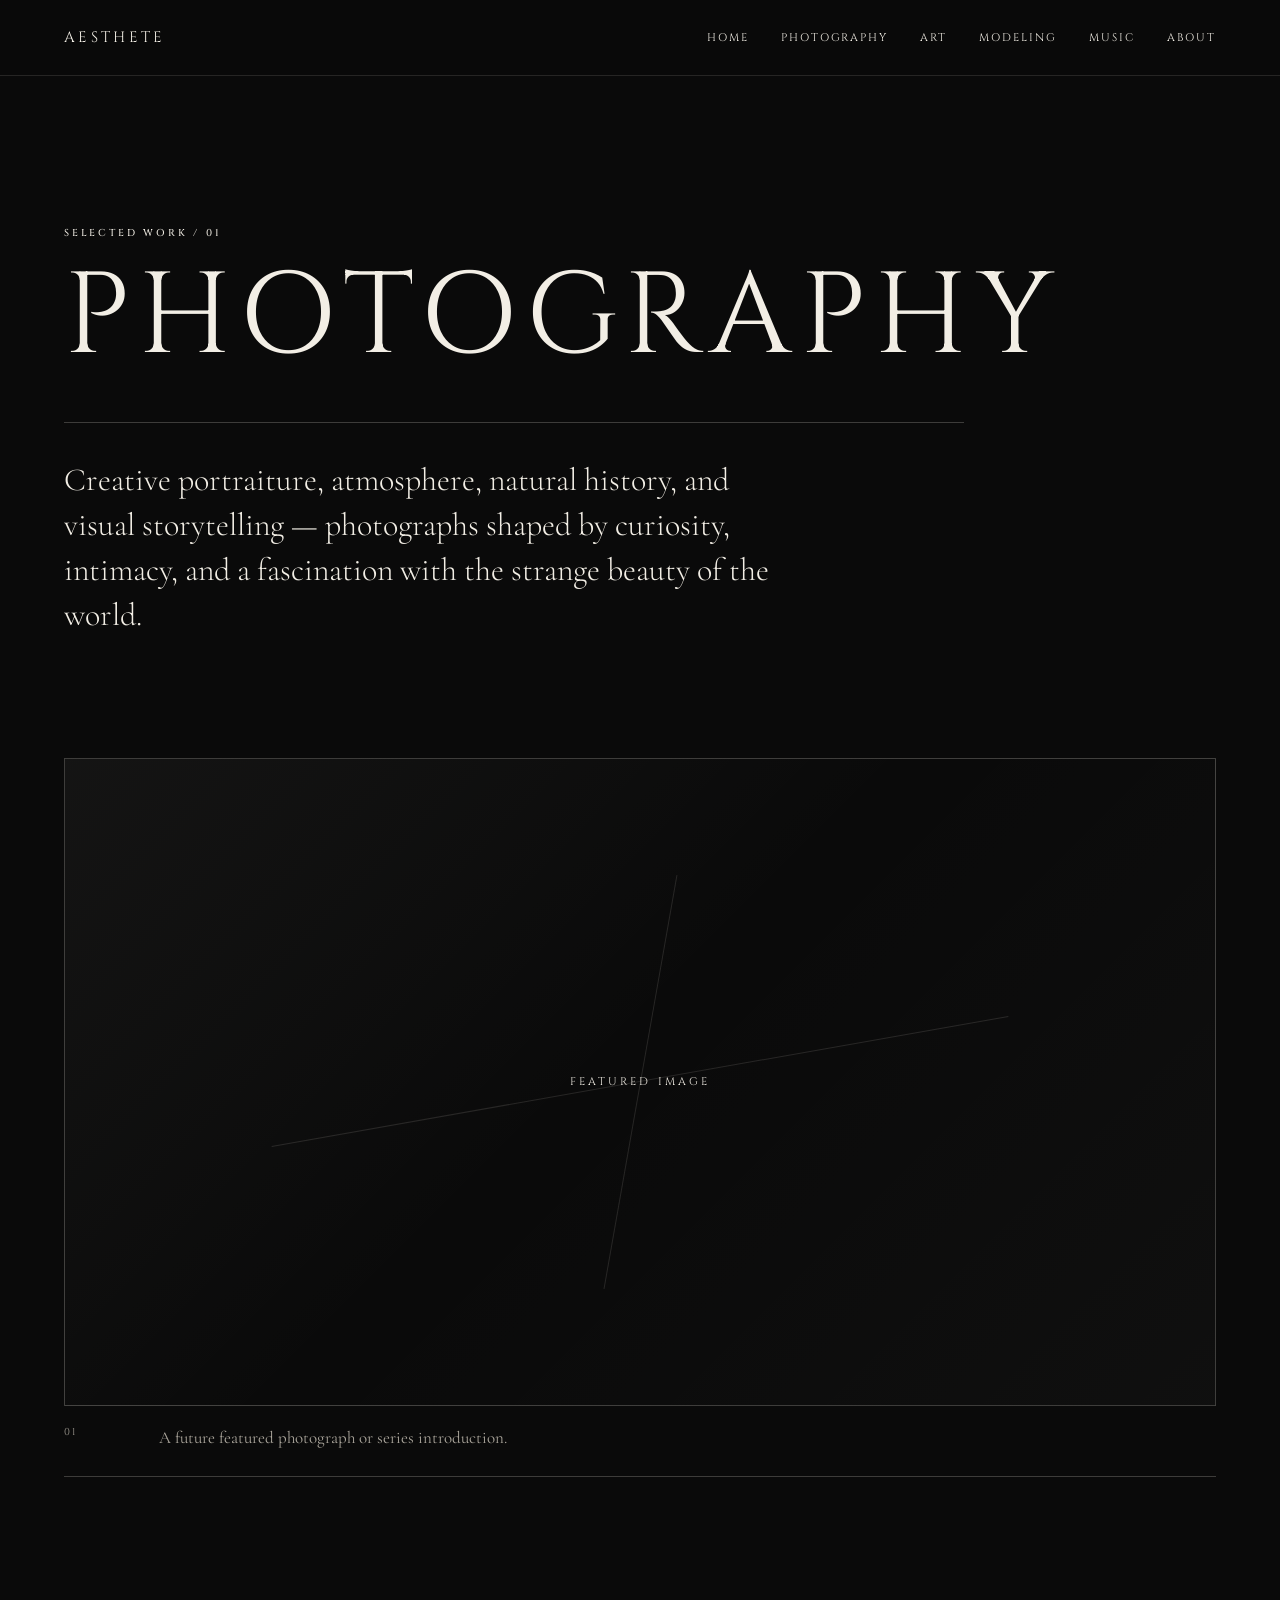
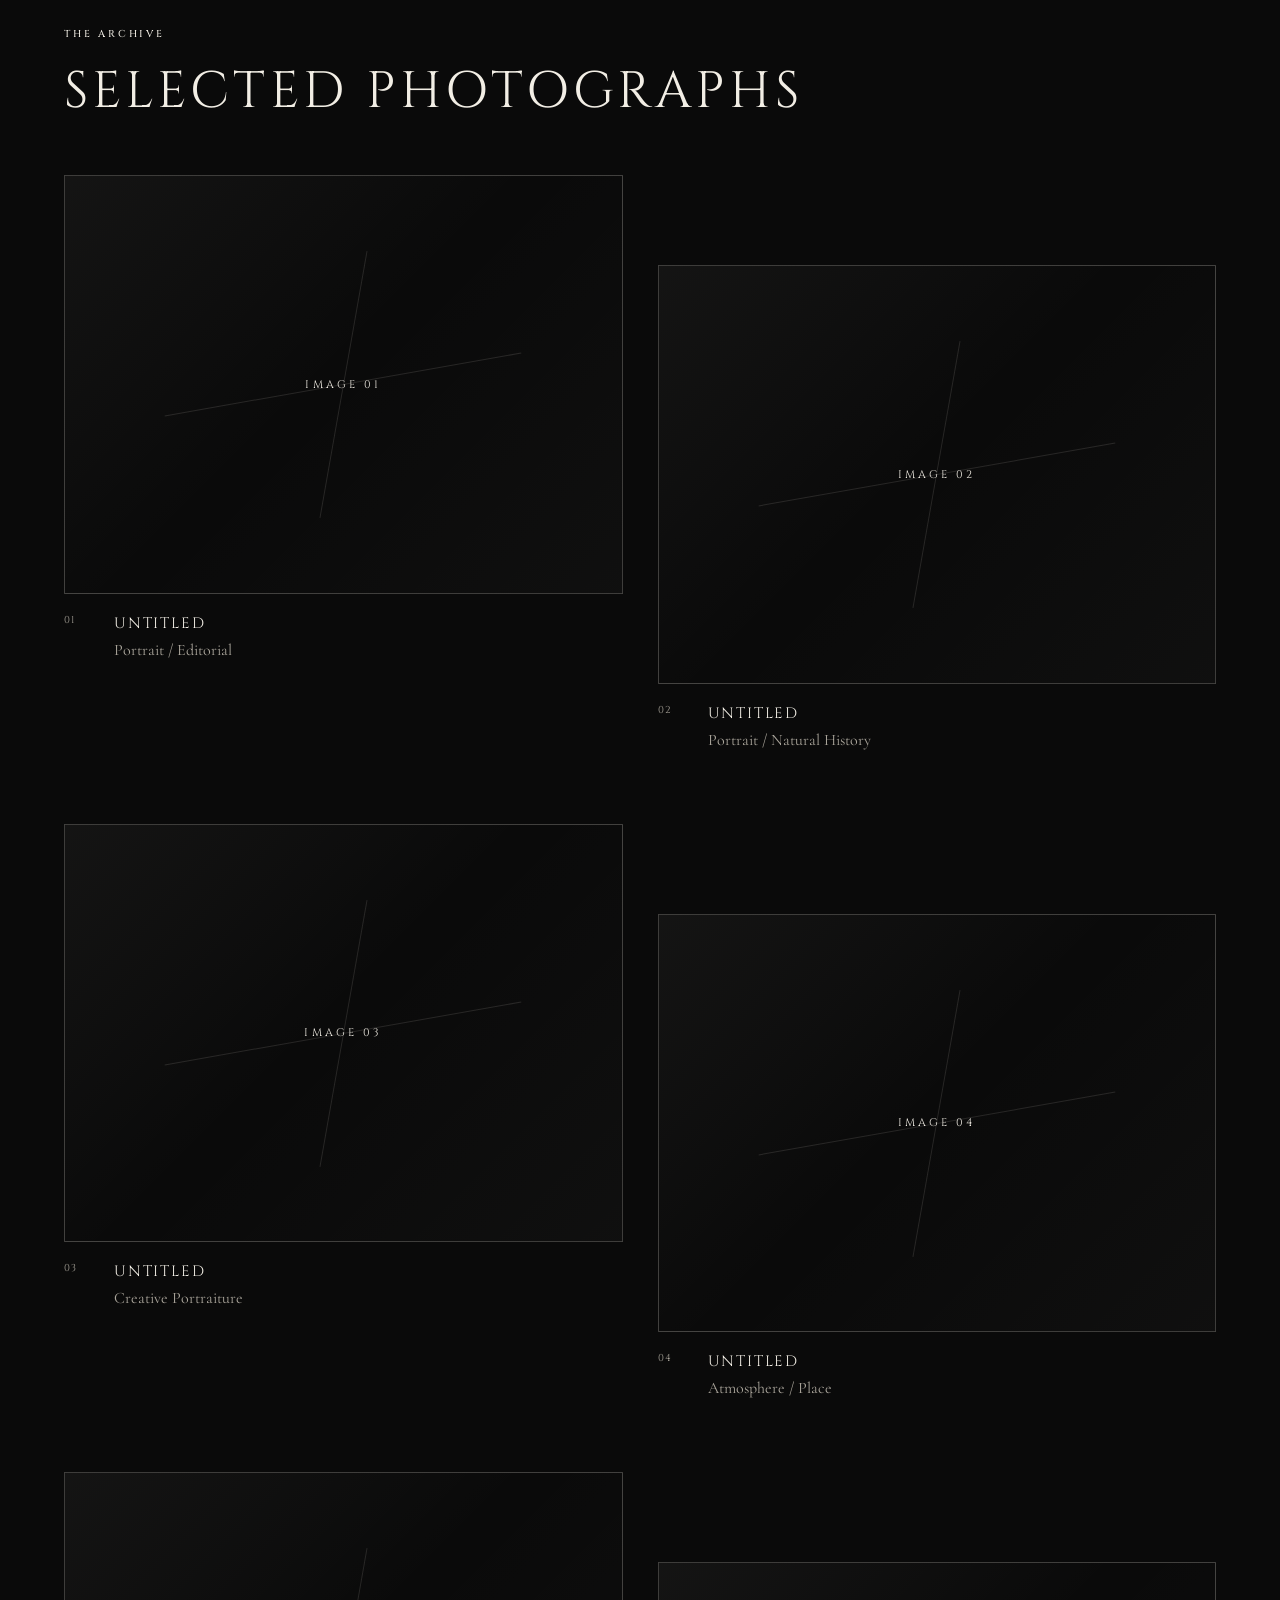
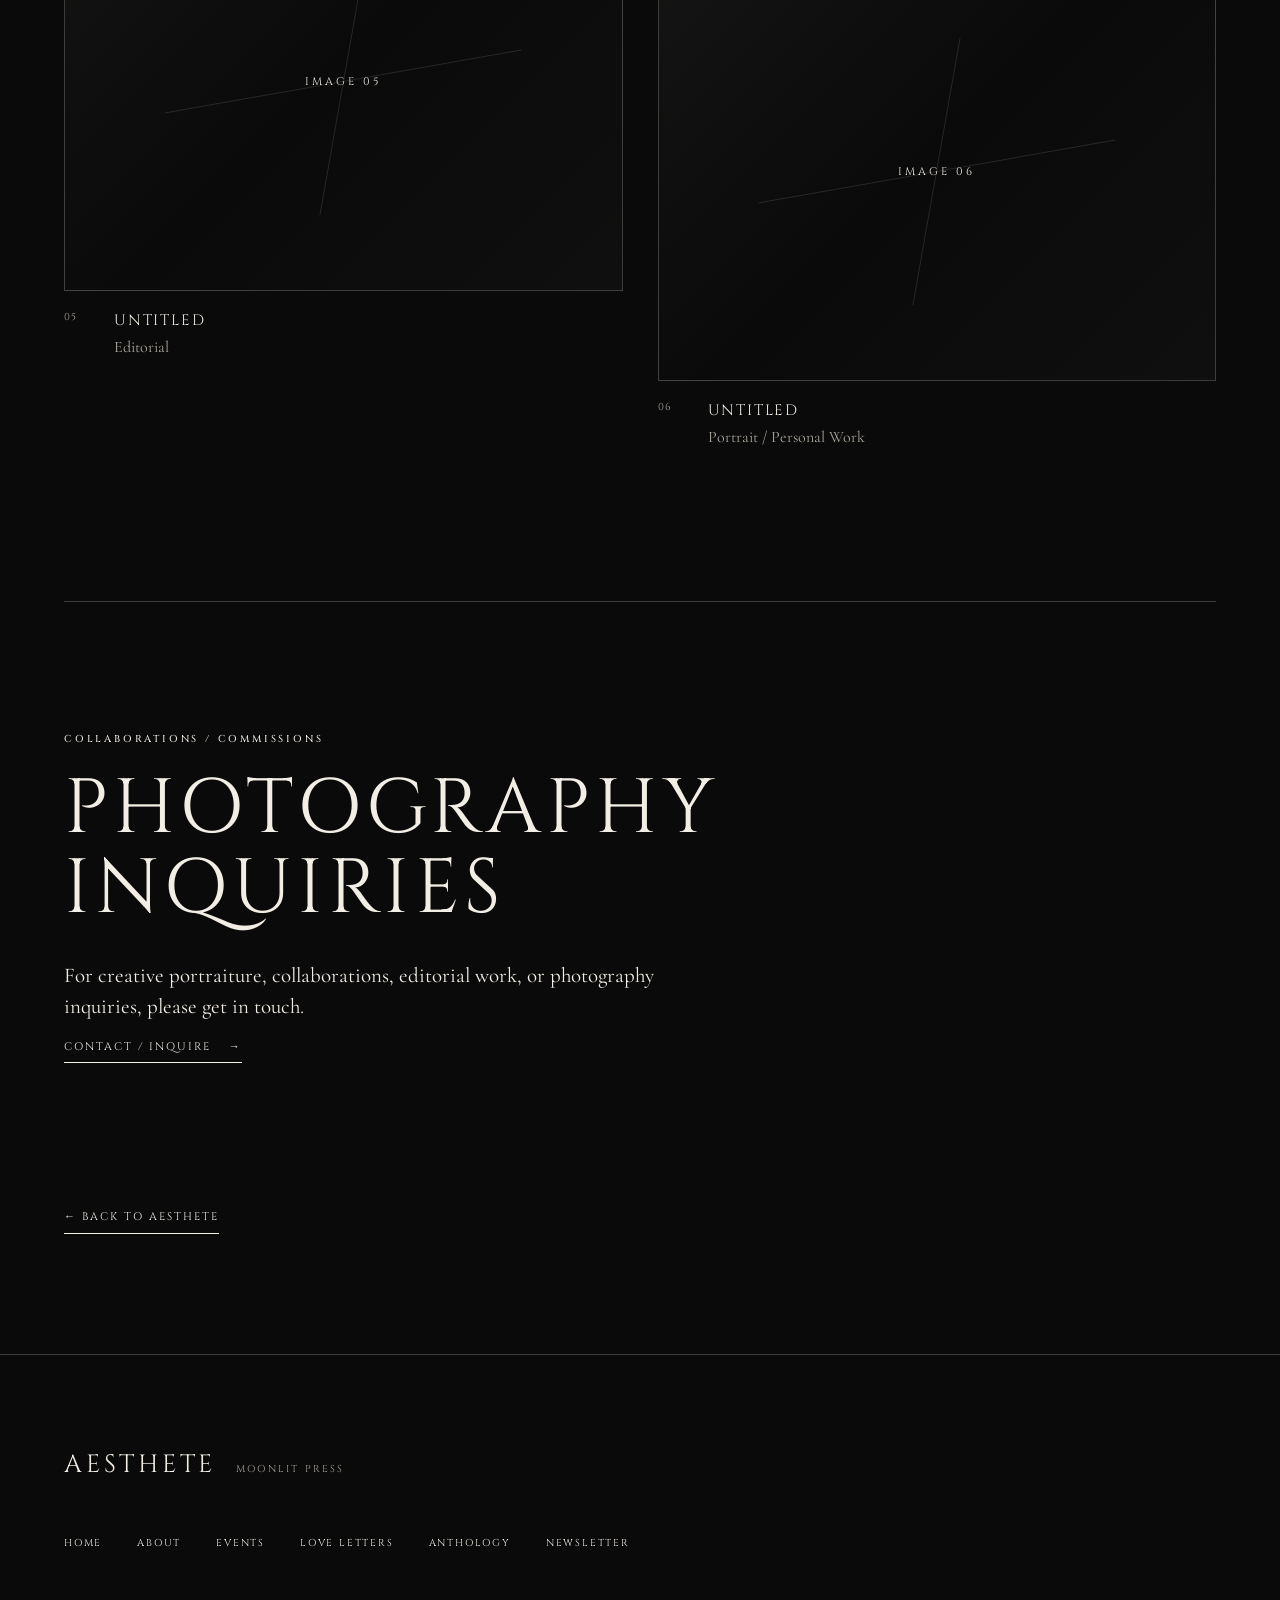
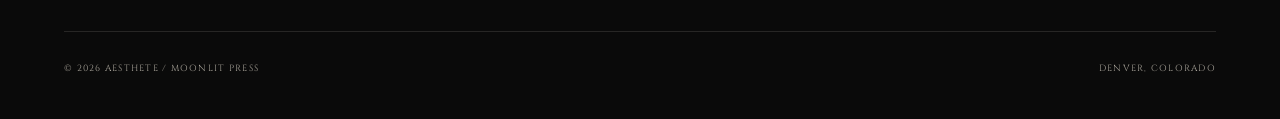
<file: photography.html>
<!DOCTYPE html>
<html lang="en">
<head>
  <meta charset="UTF-8">
  <meta name="viewport" content="width=device-width, initial-scale=1.0">

  <meta
    name="description"
    content="Photography — AESTHETE / MOONLIT PRESS. Creative portraiture, atmosphere, and visual storytelling."
  >

  <title>Photography — AESTHETE</title>

  <link rel="preconnect" href="https://fonts.googleapis.com">
  <link rel="preconnect" href="https://fonts.gstatic.com" crossorigin>

  <link
    href="https://fonts.googleapis.com/css2?family=Cinzel:wght@400;500;600&family=Cormorant+Garamond:wght@300;400;500;600&display=swap"
    rel="stylesheet"
  >

  <link rel="stylesheet" href="moonlit.css">
</head>

<body>

  <header class="site-header">

    <a href="index.html" class="site-mark">
      AESTHETE
    </a>

    <button class="menu-toggle" aria-label="Open menu">
      <span></span>
      <span></span>
    </button>

    <nav class="site-nav">
      <a href="index.html">HOME</a>
      <a href="photography.html">PHOTOGRAPHY</a>
      <a href="art.html">ART</a>
      <a href="modeling.html">MODELING</a>
      <a href="music-video.html">MUSIC</a>
      <a href="about.html">ABOUT</a>
    </nav>

  </header>


  <main>

    <!-- PAGE INTRO -->

    <section class="portfolio-hero">

      <p class="eyebrow">SELECTED WORK / 01</p>

      <h1>PHOTOGRAPHY</h1>

      <div class="portfolio-rule"></div>

      <p class="portfolio-intro">
        Creative portraiture, atmosphere, natural history, and visual
        storytelling — photographs shaped by curiosity, intimacy,
        and a fascination with the strange beauty of the world.
      </p>

    </section>


    <!-- FEATURED IMAGE -->

    <section class="photo-feature">

      <div class="image-placeholder image-placeholder-large">
        <span>FEATURED IMAGE</span>
      </div>

      <div class="image-caption">
        <span>01</span>
        <p>
          A future featured photograph or series introduction.
        </p>
      </div>

    </section>


    <!-- IMAGE COLLECTION -->

    <section class="photo-grid-section">

      <div class="portfolio-section-heading">

        <p class="eyebrow">THE ARCHIVE</p>

        <h2>SELECTED PHOTOGRAPHS</h2>

      </div>


      <div class="photo-grid">

        <article class="photo-item">

          <div class="image-placeholder">
            <span>IMAGE 01</span>
          </div>

          <div class="photo-meta">
            <span>01</span>
            <h3>UNTITLED</h3>
            <p>Portrait / Editorial</p>
          </div>

        </article>


        <article class="photo-item">

          <div class="image-placeholder">
            <span>IMAGE 02</span>
          </div>

          <div class="photo-meta">
            <span>02</span>
            <h3>UNTITLED</h3>
            <p>Portrait / Natural History</p>
          </div>

        </article>


        <article class="photo-item">

          <div class="image-placeholder">
            <span>IMAGE 03</span>
          </div>

          <div class="photo-meta">
            <span>03</span>
            <h3>UNTITLED</h3>
            <p>Creative Portraiture</p>
          </div>

        </article>


        <article class="photo-item">

          <div class="image-placeholder">
            <span>IMAGE 04</span>
          </div>

          <div class="photo-meta">
            <span>04</span>
            <h3>UNTITLED</h3>
            <p>Atmosphere / Place</p>
          </div>

        </article>


        <article class="photo-item">

          <div class="image-placeholder">
            <span>IMAGE 05</span>
          </div>

          <div class="photo-meta">
            <span>05</span>
            <h3>UNTITLED</h3>
            <p>Editorial</p>
          </div>

        </article>


        <article class="photo-item">

          <div class="image-placeholder">
            <span>IMAGE 06</span>
          </div>

          <div class="photo-meta">
            <span>06</span>
            <h3>UNTITLED</h3>
            <p>Portrait / Personal Work</p>
          </div>

        </article>

      </div>

    </section>


    <!-- BOOKING -->

    <section class="portfolio-contact">

      <p class="eyebrow">COLLABORATIONS / COMMISSIONS</p>

      <h2>PHOTOGRAPHY<br>INQUIRIES</h2>

      <p>
        For creative portraiture, collaborations, editorial work,
        or photography inquiries, please get in touch.
      </p>

      <a href="about.html" class="text-link">
        CONTACT / INQUIRE <span>→</span>
      </a>

    </section>


    <!-- BACK HOME -->

    <section class="portfolio-back">

      <a href="index.html" class="text-link">
        ← BACK TO AESTHETE
      </a>

    </section>

  </main>


  <footer class="site-footer">

    <div class="footer-title">
      <span>AESTHETE</span>
      <small>MOONLIT PRESS</small>
    </div>

    <div class="footer-nav">
      <a href="index.html">HOME</a>
      <a href="about.html">ABOUT</a>
      <a href="events.html">EVENTS</a>
      <a href="love-letters.html">LOVE LETTERS</a>
      <a href="anthology.html">ANTHOLOGY</a>
      <a href="newsletter.html">NEWSLETTER</a>
    </div>

    <div class="footer-bottom">
      <p>© 2026 AESTHETE / MOONLIT PRESS</p>
      <p>DENVER, COLORADO</p>
    </div>

  </footer>


  <script src="moonlit.js"></script>

</body>
</html>
</file>
<file: moonlit.css>
/* =========================================================
   AESTHETE / MOONLIT PRESS
   Editorial stylesheet
   ========================================================= */

:root {
  --black: #0a0a0a;
  --ivory: #f2eee5;
  --muted: #aaa59b;
  --line: rgba(242, 238, 229, 0.22);
  --soft-line: rgba(242, 238, 229, 0.12);
  --max-width: 1380px;
}

* {
  box-sizing: border-box;
}

html {
  scroll-behavior: smooth;
}

body {
  margin: 0;
  background: var(--black);
  color: var(--ivory);
  font-family: "Cormorant Garamond", Georgia, serif;
  font-size: 18px;
  line-height: 1.6;
}

a {
  color: inherit;
  text-decoration: none;
}

button {
  font: inherit;
}

img {
  display: block;
  max-width: 100%;
}

/* ---------------------------------------------------------
   HEADER
   --------------------------------------------------------- */

.site-header {
  position: sticky;
  top: 0;
  z-index: 100;
  display: flex;
  align-items: center;
  justify-content: space-between;
  min-height: 76px;
  padding: 0 5vw;
  background: rgba(10, 10, 10, 0.96);
  border-bottom: 1px solid var(--soft-line);
}

.site-mark {
  font-family: "Cinzel", Georgia, serif;
  font-size: 15px;
  letter-spacing: 0.22em;
}

.site-nav {
  display: flex;
  align-items: center;
  gap: 32px;
}

.site-nav a {
  font-family: "Cinzel", Georgia, serif;
  font-size: 11px;
  letter-spacing: 0.18em;
  transition: opacity 0.25s ease;
}

.site-nav a:hover {
  opacity: 0.55;
}

.menu-toggle {
  display: none;
  border: 0;
  background: transparent;
  color: var(--ivory);
  padding: 10px 0 10px 10px;
  cursor: pointer;
}

.menu-toggle span {
  display: block;
  width: 24px;
  height: 1px;
  margin: 6px 0;
  background: var(--ivory);
}

/* ---------------------------------------------------------
   GENERAL
   --------------------------------------------------------- */

main {
  overflow: hidden;
}

.section {
  width: min(var(--max-width), 90vw);
  margin: 0 auto;
  padding: 140px 0;
}

.eyebrow {
  margin: 0 0 22px;
  font-family: "Cinzel", Georgia, serif;
  font-size: 10px;
  font-weight: 500;
  letter-spacing: 0.28em;
  line-height: 1.5;
}

.section-heading {
  margin-bottom: 60px;
}

.section-heading h2 {
  margin: 0;
  font-family: "Cinzel", Georgia, serif;
  font-size: clamp(30px, 4vw, 58px);
  font-weight: 400;
  letter-spacing: 0.08em;
  line-height: 1.1;
}

.section-intro {
  max-width: 700px;
  margin: -25px 0 60px;
  font-size: 24px;
  line-height: 1.45;
}

/* ---------------------------------------------------------
   HERO
   --------------------------------------------------------- */

.hero {
  min-height: calc(100vh - 76px);
  display: flex;
  align-items: center;
  padding: 100px 5vw 120px;
  border-bottom: 1px solid var(--soft-line);
}

.hero-inner {
  width: min(1180px, 100%);
  margin: 0 auto;
}

.hero h1 {
  margin: 0;
  font-family: "Cinzel", Georgia, serif;
  font-size: clamp(72px, 14vw, 190px);
  font-weight: 400;
  letter-spacing: 0.08em;
  line-height: 0.9;
}

.hero-subtitle {
  margin: 28px 0 0;
  font-family: "Cinzel", Georgia, serif;
  font-size: clamp(18px, 2.2vw, 30px);
  letter-spacing: 0.35em;
}

.hero-rule {
  width: 100%;
  max-width: 900px;
  height: 1px;
  margin: 48px 0 35px;
  background: var(--line);
}

.hero-intro {
  max-width: 720px;
  margin: 0;
  font-size: clamp(22px, 2.4vw, 32px);
  font-weight: 300;
  line-height: 1.35;
}

/* ---------------------------------------------------------
   SELECTED WORK
   --------------------------------------------------------- */

.work-grid {
  display: grid;
  grid-template-columns: repeat(2, minmax(0, 1fr));
  gap: 1px;
  background: var(--line);
  border: 1px solid var(--line);
}

.work-card {
  display: block;
  background: var(--black);
}

.work-placeholder {
  position: relative;
  aspect-ratio: 4 / 3;
  display: flex;
  align-items: center;
  justify-content: center;
  overflow: hidden;
  background:
    linear-gradient(
      135deg,
      rgba(242, 238, 229, 0.045),
      transparent 48%,
      rgba(242, 238, 229, 0.025)
    );
  border-bottom: 1px solid var(--soft-line);
  transition:
    background 0.4s ease,
    transform 0.4s ease;
}

.work-placeholder::before,
.work-placeholder::after {
  content: "";
  position: absolute;
  background: var(--soft-line);
}

.work-placeholder::before {
  width: 70%;
  height: 1px;
  transform: rotate(-12deg);
}

.work-placeholder::after {
  width: 1px;
  height: 70%;
  transform: rotate(12deg);
}

.work-placeholder span {
  position: relative;
  z-index: 1;
  font-family: "Cinzel", Georgia, serif;
  font-size: 12px;
  letter-spacing: 0.28em;
}

.work-card:hover .work-placeholder {
  background:
    linear-gradient(
      135deg,
      rgba(242, 238, 229, 0.09),
      transparent 48%,
      rgba(242, 238, 229, 0.05)
    );
}

.work-label {
  padding: 25px 28px 30px;
}

.work-label h3 {
  margin: 0 0 5px;
  font-family: "Cinzel", Georgia, serif;
  font-size: 18px;
  font-weight: 400;
  letter-spacing: 0.08em;
}

.work-label p {
  margin: 0;
  color: var(--muted);
  font-size: 17px;
}

/* ---------------------------------------------------------
   MOONLIT PRESS
   --------------------------------------------------------- */

.moonlit-section {
  border-top: 1px solid var(--soft-line);
}

.press-grid {
  display: grid;
  grid-template-columns: repeat(3, minmax(0, 1fr));
  border-top: 1px solid var(--line);
  border-bottom: 1px solid var(--line);
}

.press-card {
  position: relative;
  min-height: 330px;
  padding: 32px;
  border-right: 1px solid var(--line);
  transition: background 0.3s ease;
}

.press-card:last-child {
  border-right: 0;
}

.press-card:hover {
  background: rgba(242, 238, 229, 0.045);
}

.press-number {
  display: block;
  margin-bottom: 90px;
  color: var(--muted);
  font-family: "Cinzel", Georgia, serif;
  font-size: 11px;
  letter-spacing: 0.18em;
}

.press-card h3 {
  margin: 0 0 15px;
  font-family: "Cinzel", Georgia, serif;
  font-size: 20px;
  font-weight: 400;
  letter-spacing: 0.1em;
}

.press-card p {
  max-width: 320px;
  margin: 0;
  color: var(--muted);
  font-size: 18px;
  line-height: 1.45;
}

.press-arrow {
  position: absolute;
  right: 30px;
  bottom: 25px;
  font-size: 24px;
}

/* ---------------------------------------------------------
   ABOUT
   --------------------------------------------------------- */

.about-section {
  border-top: 1px solid var(--soft-line);
}

.about-layout {
  display: grid;
  grid-template-columns: 1.15fr 0.85fr;
  gap: 12vw;
  align-items: start;
}

.about-statement {
  font-size: clamp(32px, 4vw, 58px);
  font-weight: 300;
  line-height: 1.15;
}

.about-statement p {
  margin: 0;
}

.about-copy {
  padding-top: 10px;
}

.about-copy p {
  margin: 0 0 25px;
  font-size: 21px;
  line-height: 1.5;
}

.text-link {
  display: inline-flex;
  align-items: center;
  gap: 18px;
  margin-top: 15px;
  padding-bottom: 7px;
  border-bottom: 1px solid var(--ivory);
  font-family: "Cinzel", Georgia, serif;
  font-size: 11px;
  letter-spacing: 0.18em;
  transition: opacity 0.25s ease;
}

.text-link:hover {
  opacity: 0.55;
}

/* ---------------------------------------------------------
   EVENTS
   --------------------------------------------------------- */

.events-section {
  border-top: 1px solid var(--soft-line);
}

.event-list {
  border-top: 1px solid var(--line);
}

.event-row {
  display: grid;
  grid-template-columns: 170px 1fr 130px;
  gap: 35px;
  align-items: center;
  padding: 32px 0;
  border-bottom: 1px solid var(--line);
}

.event-date {
  display: flex;
  flex-direction: column;
}

.event-day {
  font-family: "Cinzel", Georgia, serif;
  font-size: 40px;
  line-height: 1;
}

.event-month {
  margin-top: 6px;
  font-family: "Cinzel", Georgia, serif;
  font-size: 10px;
  letter-spacing: 0.18em;
}

.event-info h3 {
  margin: 0 0 5px;
  font-family: "Cinzel", Georgia, serif;
  font-size: 17px;
  font-weight: 400;
  letter-spacing: 0.08em;
}

.event-info p {
  max-width: 680px;
  margin: 0;
  color: var(--muted);
  font-size: 18px;
  line-height: 1.4;
}

.event-time {
  text-align: right;
  font-family: "Cinzel", Georgia, serif;
  font-size: 11px;
  letter-spacing: 0.12em;
}

.event-placeholder {
  opacity: 0.65;
}

.section-action {
  margin-top: 40px;
}

/* ---------------------------------------------------------
   FOOTER
   --------------------------------------------------------- */

.site-footer {
  padding: 90px 5vw 35px;
  border-top: 1px solid var(--line);
}

.footer-title {
  display: flex;
  align-items: baseline;
  gap: 20px;
  margin-bottom: 50px;
}

.footer-title span {
  font-family: "Cinzel", Georgia, serif;
  font-size: 25px;
  letter-spacing: 0.15em;
}

.footer-title small {
  color: var(--muted);
  font-family: "Cinzel", Georgia, serif;
  font-size: 10px;
  letter-spacing: 0.22em;
}

.footer-nav {
  display: flex;
  flex-wrap: wrap;
  gap: 22px 35px;
  margin-bottom: 80px;
}

.footer-nav a {
  font-family: "Cinzel", Georgia, serif;
  font-size: 10px;
  letter-spacing: 0.18em;
  transition: opacity 0.25s ease;
}

.footer-nav a:hover {
  opacity: 0.55;
}

.footer-bottom {
  display: flex;
  justify-content: space-between;
  gap: 20px;
  padding-top: 20px;
  border-top: 1px solid var(--soft-line);
  color: var(--muted);
  font-family: "Cinzel", Georgia, serif;
  font-size: 9px;
  letter-spacing: 0.14em;
}

/* ---------------------------------------------------------
   RESPONSIVE
   --------------------------------------------------------- */

@media (max-width: 800px) {

  .site-header {
    min-height: 68px;
  }

  .menu-toggle {
    display: block;
  }

  .site-nav {
    position: absolute;
    top: 68px;
    left: 0;
    right: 0;
    display: none;
    flex-direction: column;
    align-items: flex-start;
    gap: 0;
    padding: 15px 5vw 25px;
    background: var(--black);
    border-bottom: 1px solid var(--line);
  }

  .site-nav.is-open {
    display: flex;
  }

  .site-nav a {
    width: 100%;
    padding: 15px 0;
    border-bottom: 1px solid var(--soft-line);
  }

  .hero {
    min-height: auto;
    padding-top: 100px;
    padding-bottom: 100px;
  }

  .section {
    padding: 100px 0;
  }

  .section-heading {
    margin-bottom: 45px;
  }

  .work-grid {
    grid-template-columns: 1fr;
  }

  .press-grid {
    grid-template-columns: 1fr;
  }

  .press-card {
    min-height: 280px;
    border-right: 0;
    border-bottom: 1px solid var(--line);
  }

  .press-card:last-child {
    border-bottom: 0;
  }

  .about-layout {
    grid-template-columns: 1fr;
    gap: 50px;
  }

  .event-row {
    grid-template-columns: 100px 1fr;
    gap: 20px;
  }

  .event-time {
    grid-column: 2;
    text-align: left;
    margin-top: -10px;
  }

  .footer-title {
    flex-direction: column;
    gap: 7px;
  }

  .footer-nav {
    margin-bottom: 55px;
  }

  .footer-bottom {
    flex-direction: column;
    gap: 8px;
  }
}

@media (max-width: 500px) {

  body {
    font-size: 17px;
  }

  .hero {
    padding-left: 6vw;
    padding-right: 6vw;
  }

  .section {
    width: 88vw;
  }

  .hero h1 {
    font-size: 17vw;
  }

  .hero-subtitle {
    font-size: 15px;
    letter-spacing: 0.25em;
  }

  .hero-intro {
    font-size: 22px;
  }

  .work-label {
    padding-left: 20px;
    padding-right: 20px;
  }

  .press-card {
    padding: 25px;
  }

  .press-number {
    margin-bottom: 60px;
  }

  .event-row {
    grid-template-columns: 75px 1fr;
  }

  .event-day {
    font-size: 32px;
  }

  .site-footer {
    padding-left: 6vw;
    padding-right: 6vw;
  }
}

/* =========================================================
   PORTFOLIO / PHOTOGRAPHY PAGES
   ========================================================= */

.portfolio-hero {
  width: min(1180px, 90vw);
  margin: 0 auto;
  padding: 150px 0 120px;
}

.portfolio-hero h1 {
  margin: 0;
  font-family: "Cinzel", Georgia, serif;
  font-size: clamp(55px, 9vw, 125px);
  font-weight: 400;
  letter-spacing: 0.08em;
  line-height: 0.95;
}

.portfolio-rule {
  width: 100%;
  max-width: 900px;
  height: 1px;
  margin: 50px 0 35px;
  background: var(--line);
}

.portfolio-intro {
  max-width: 720px;
  margin: 0;
  font-size: clamp(22px, 2.5vw, 32px);
  font-weight: 300;
  line-height: 1.4;
}

.photo-feature {
  width: min(1180px, 90vw);
  margin: 0 auto;
}

.image-placeholder {
  position: relative;
  aspect-ratio: 4 / 3;
  display: flex;
  align-items: center;
  justify-content: center;
  overflow: hidden;
  background:
    linear-gradient(
      135deg,
      rgba(242, 238, 229, 0.045),
      transparent 48%,
      rgba(242, 238, 229, 0.025)
    );
  border: 1px solid var(--line);
}

.image-placeholder::before,
.image-placeholder::after {
  content: "";
  position: absolute;
  background: var(--soft-line);
}

.image-placeholder::before {
  width: 65%;
  height: 1px;
  transform: rotate(-10deg);
}

.image-placeholder::after {
  width: 1px;
  height: 65%;
  transform: rotate(10deg);
}

.image-placeholder span {
  position: relative;
  z-index: 1;
  font-family: "Cinzel", Georgia, serif;
  font-size: 11px;
  letter-spacing: 0.28em;
}

.image-placeholder-large {
  aspect-ratio: 16 / 9;
}

.image-caption {
  display: grid;
  grid-template-columns: 70px 1fr;
  gap: 25px;
  padding: 18px 0 0;
  color: var(--muted);
  border-bottom: 1px solid var(--line);
  padding-bottom: 25px;
}

.image-caption span {
  font-family: "Cinzel", Georgia, serif;
  font-size: 10px;
  letter-spacing: 0.18em;
}

.image-caption p {
  margin: 0;
  font-size: 17px;
}

.photo-grid-section {
  width: min(var(--max-width), 90vw);
  margin: 0 auto;
  padding: 150px 0;
}

.portfolio-section-heading {
  margin-bottom: 55px;
}

.portfolio-section-heading h2 {
  margin: 0;
  font-family: "Cinzel", Georgia, serif;
  font-size: clamp(28px, 4vw, 52px);
  font-weight: 400;
  letter-spacing: 0.08em;
  line-height: 1.1;
}

.photo-grid {
  display: grid;
  grid-template-columns: repeat(2, minmax(0, 1fr));
  gap: 70px 35px;
}

.photo-item {
  min-width: 0;
}

.photo-item:nth-child(even) {
  margin-top: 90px;
}

.photo-meta {
  display: grid;
  grid-template-columns: 35px 1fr;
  column-gap: 15px;
  padding-top: 18px;
}

.photo-meta > span {
  grid-row: span 2;
  color: var(--muted);
  font-family: "Cinzel", Georgia, serif;
  font-size: 10px;
  letter-spacing: 0.12em;
}

.photo-meta h3 {
  margin: 0 0 2px;
  font-family: "Cinzel", Georgia, serif;
  font-size: 15px;
  font-weight: 400;
  letter-spacing: 0.12em;
}

.photo-meta p {
  margin: 0;
  color: var(--muted);
  font-size: 16px;
}

.portfolio-contact {
  width: min(1180px, 90vw);
  margin: 0 auto;
  padding: 130px 0;
  border-top: 1px solid var(--line);
}

.portfolio-contact h2 {
  margin: 0 0 30px;
  font-family: "Cinzel", Georgia, serif;
  font-size: clamp(38px, 6vw, 78px);
  font-weight: 400;
  letter-spacing: 0.07em;
  line-height: 1.05;
}

.portfolio-contact > p:not(.eyebrow) {
  max-width: 600px;
  margin: 0;
  font-size: 21px;
  line-height: 1.5;
}

.portfolio-back {
  width: min(1180px, 90vw);
  margin: 0 auto;
  padding: 0 0 120px;
}

@media (max-width: 700px) {

  .portfolio-hero {
    padding: 100px 0 80px;
  }

  .photo-feature {
    width: 90vw;
  }

  .photo-grid-section {
    padding: 100px 0;
  }

  .photo-grid {
    grid-template-columns: 1fr;
    gap: 55px;
  }

  .photo-item:nth-child(even) {
    margin-top: 0;
  }

  .image-placeholder-large {
    aspect-ratio: 4 / 3;
  }

  .portfolio-contact {
    padding: 100px 0;
  }

  .portfolio-back {
    padding-bottom: 90px;
  }
}
</file>
<file: moonlit-homepage-v2/moonlit.css>
:root {
  --black: #090909;
  --ivory: #f2eee6;
  --muted: #a7a198;
  --line: rgba(242, 238, 230, .22);
  --max: 1240px;
}
* { box-sizing: border-box; }
html { scroll-behavior: smooth; }
body {
  margin: 0;
  background: var(--black);
  color: var(--ivory);
  font-family: "Cormorant Garamond", Georgia, serif;
  font-size: 20px;
  line-height: 1.45;
}
a { color: inherit; text-decoration: none; }
.site-header {
  position: sticky; top: 0; z-index: 10;
  display: flex; align-items: center; justify-content: space-between;
  max-width: var(--max); margin: auto; padding: 22px 30px;
  background: rgba(9,9,9,.94); backdrop-filter: blur(8px);
  border-bottom: 1px solid var(--line);
}
.wordmark { display: grid; gap: 1px; }
.wordmark span, .site-footer span { font-family: Cinzel, serif; letter-spacing: .18em; font-size: 1rem; }
.wordmark small, .site-footer small { font-family: Cinzel, serif; letter-spacing: .24em; font-size: .52rem; color: var(--muted); }
.site-nav { display: flex; gap: 28px; font-family: Cinzel, serif; font-size: .68rem; letter-spacing: .12em; }
.site-nav a:hover, .text-link:hover { opacity: .65; }
.menu-toggle { display:none; background:none; border:0; color:var(--ivory); font-family:Cinzel,serif; text-transform:uppercase; letter-spacing:.12em; }
.hero, .section { max-width: var(--max); margin: auto; padding: 120px 30px; }
.hero { min-height: 78vh; display:flex; flex-direction:column; justify-content:center; border-bottom:1px solid var(--line); }
.eyebrow { margin:0 0 20px; font-family:Cinzel,serif; font-size:.65rem; letter-spacing:.28em; color:var(--muted); }
h1,h2,h3 { font-family:Cinzel,serif; font-weight:400; margin:0; }
h1 { font-size: clamp(3.8rem, 10vw, 9rem); letter-spacing:.08em; line-height:.95; }
h2 { font-size: clamp(2rem, 5vw, 4.2rem); letter-spacing:.08em; }
.intro { max-width: 680px; margin: 42px 0 0; font-size: clamp(1.35rem, 2.2vw, 2rem); color:#d8d2c9; }
.section { border-bottom:1px solid var(--line); }
.section-heading { margin-bottom: 58px; }
.section-lede { max-width:620px; color:var(--muted); margin-top:22px; }
.work-grid { display:grid; grid-template-columns:repeat(2,1fr); gap:1px; background:var(--line); border:1px solid var(--line); }
.work-card {
  min-height: 330px; padding:28px; background:var(--black);
  display:flex; flex-direction:column; justify-content:space-between;
  transition: background .25s, transform .25s;
}
.work-card:hover { background:#111; transform:translateY(-3px); }
.placeholder-number { font-family:Cinzel,serif; color:var(--muted); font-size:.75rem; letter-spacing:.15em; }
.work-card div { display:flex; flex-direction:column; gap:5px; }
.card-label { font-family:Cinzel,serif; font-size:1rem; letter-spacing:.14em; }
.card-note { color:var(--muted); font-size:1rem; }
.publication-list { border-top:1px solid var(--line); }
.publication-item {
  display:grid; grid-template-columns:55px 1fr 1fr; gap:20px; align-items:center;
  padding:27px 0; border-bottom:1px solid var(--line);
}
.publication-item span { color:var(--muted); font-size:.85rem; }
.publication-item strong { font-family:Cinzel,serif; font-weight:400; letter-spacing:.1em; }
.publication-item em { color:var(--muted); font-style:normal; }
.about-section { display:grid; grid-template-columns:1fr 1fr; gap:80px; }
.about-copy { max-width:560px; }
.about-copy p { margin:0 0 40px; font-size:1.45rem; }
.text-link { font-family:Cinzel,serif; font-size:.7rem; letter-spacing:.16em; border-bottom:1px solid var(--ivory); padding-bottom:6px; }
.text-link span { margin-left:8px; }
.event-list { border-top:1px solid var(--line); margin-bottom:35px; }
.event-row { display:grid; grid-template-columns:140px 1fr; gap:30px; padding:30px 0; border-bottom:1px solid var(--line); }
.event-row time { display:flex; flex-direction:column; font-family:Cinzel,serif; }
.event-row time span { font-size:2rem; }
.event-row time small { color:var(--muted); letter-spacing:.1em; }
.event-row h3 { font-size:1rem; letter-spacing:.1em; margin-bottom:8px; }
.event-row p { margin:0; color:var(--muted); }
.site-footer { max-width:var(--max); margin:auto; padding:50px 30px 70px; display:flex; justify-content:space-between; gap:30px; color:var(--muted); font-size:.9rem; }
.site-footer div { display:grid; gap:2px; }
@media (max-width: 720px) {
  .site-header { padding:18px 20px; }
  .menu-toggle { display:block; }
  .site-nav { display:none; position:absolute; top:70px; left:0; right:0; padding:20px; background:var(--black); border-bottom:1px solid var(--line); flex-direction:column; }
  .site-nav.open { display:flex; }
  .hero,.section { padding:85px 20px; }
  .hero { min-height:72vh; }
  .work-grid { grid-template-columns:1fr; }
  .work-card { min-height:240px; }
  .publication-item { grid-template-columns:35px 1fr; }
  .publication-item em { grid-column:2; }
  .about-section { grid-template-columns:1fr; gap:40px; }
  .event-row { grid-template-columns:90px 1fr; gap:15px; }
  .site-footer { padding:40px 20px 55px; flex-direction:column; }
}
</file>
